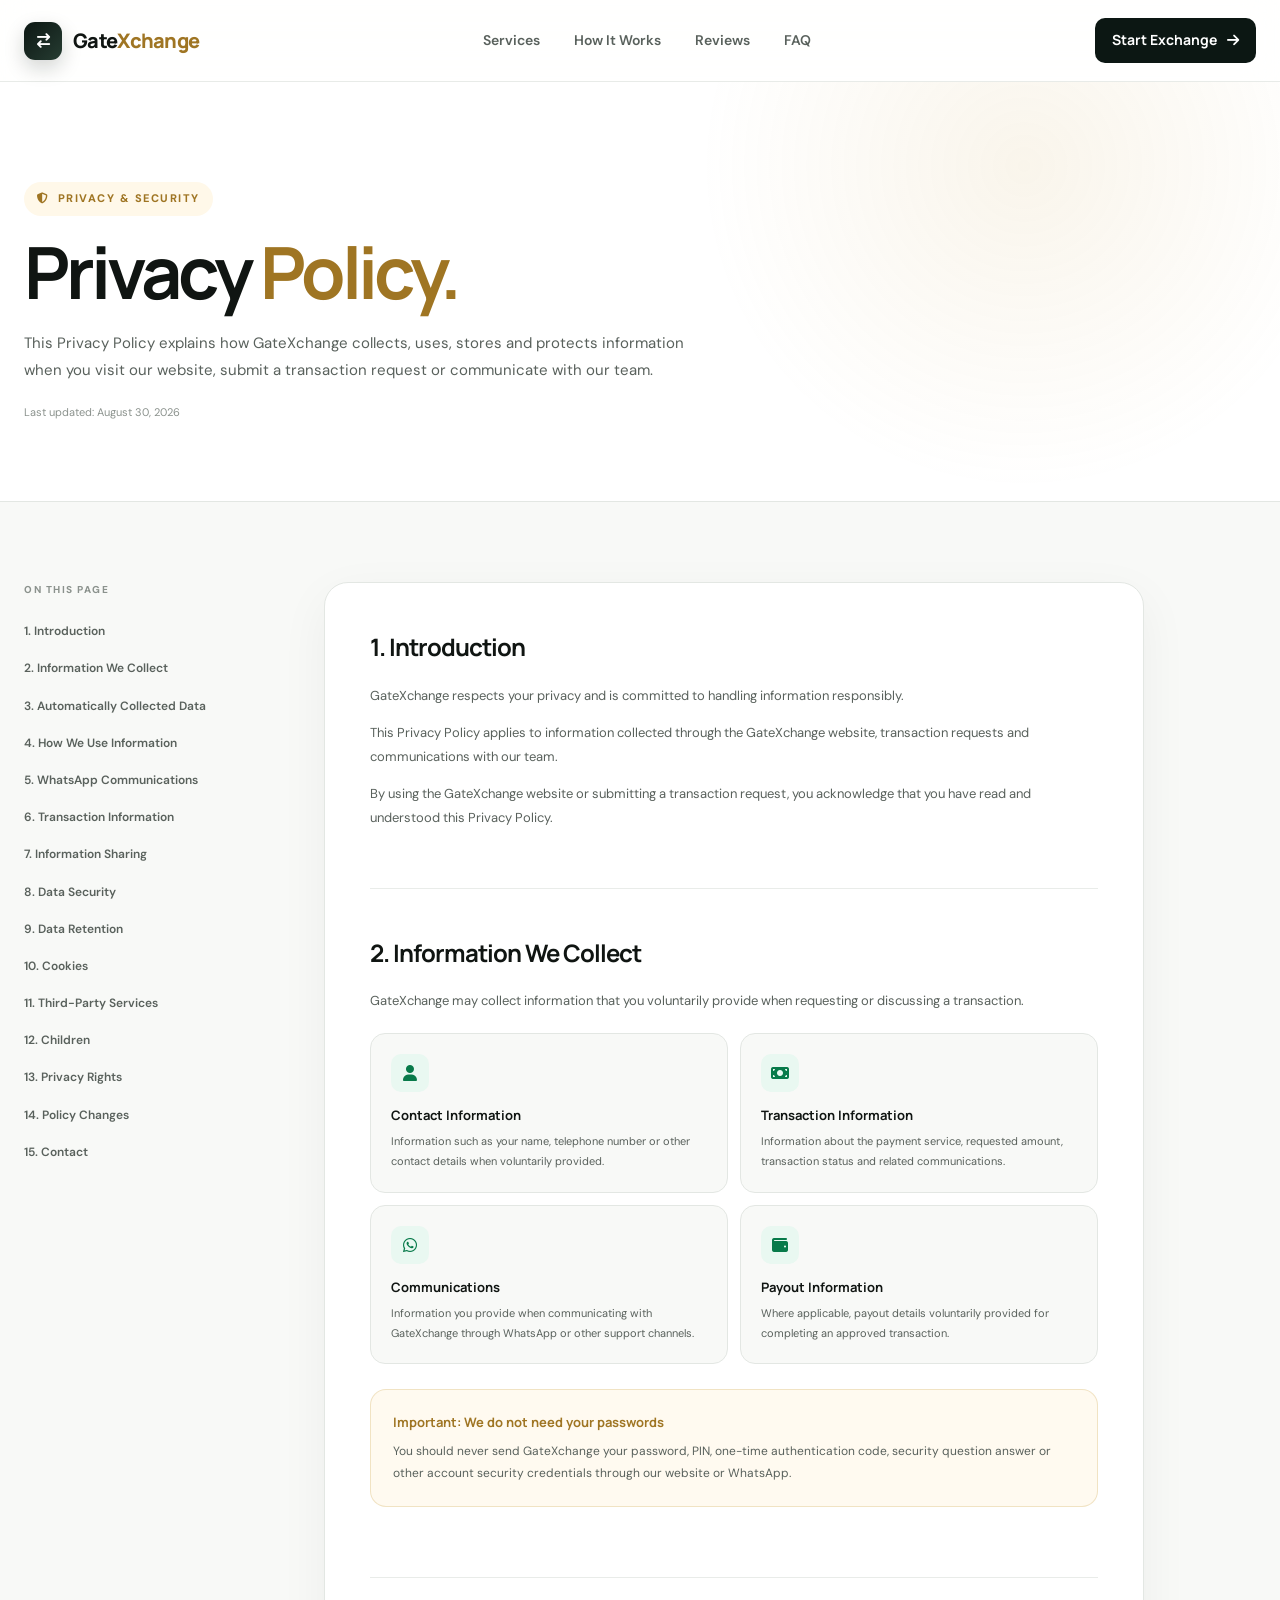
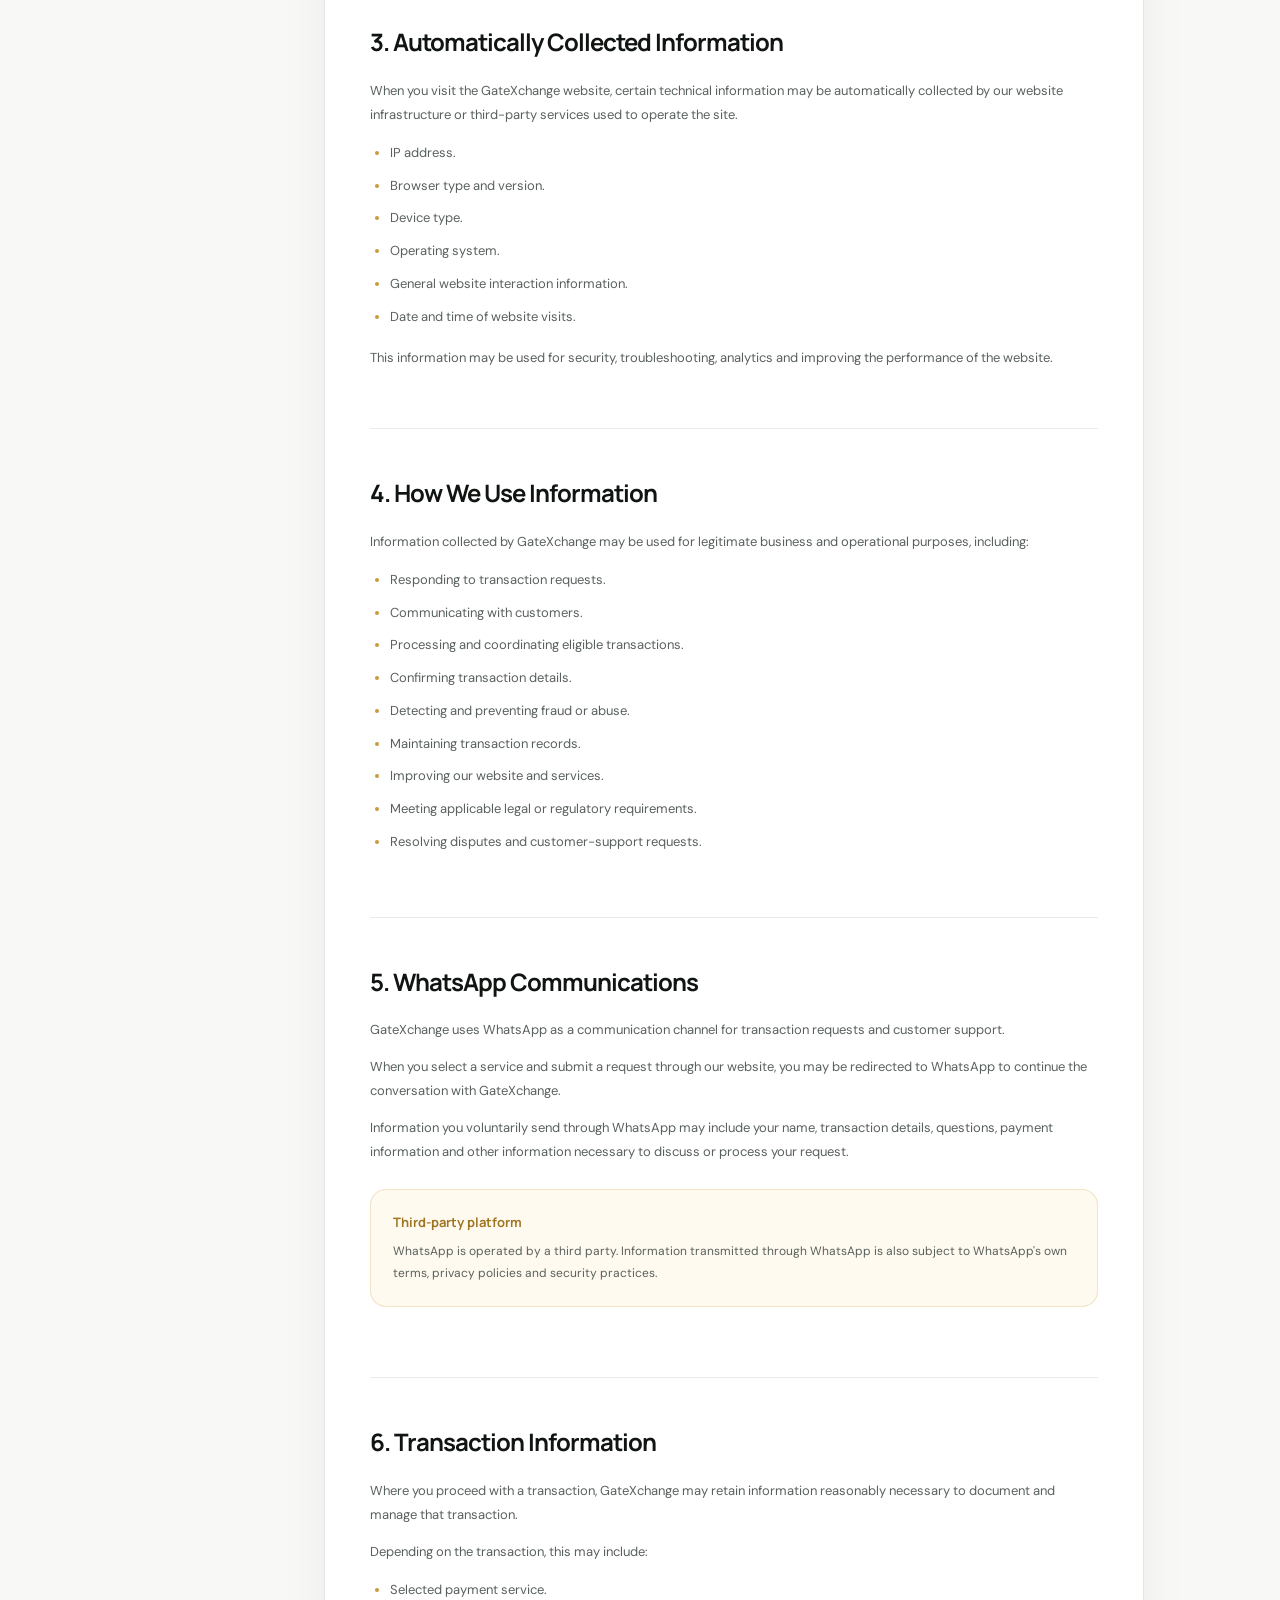
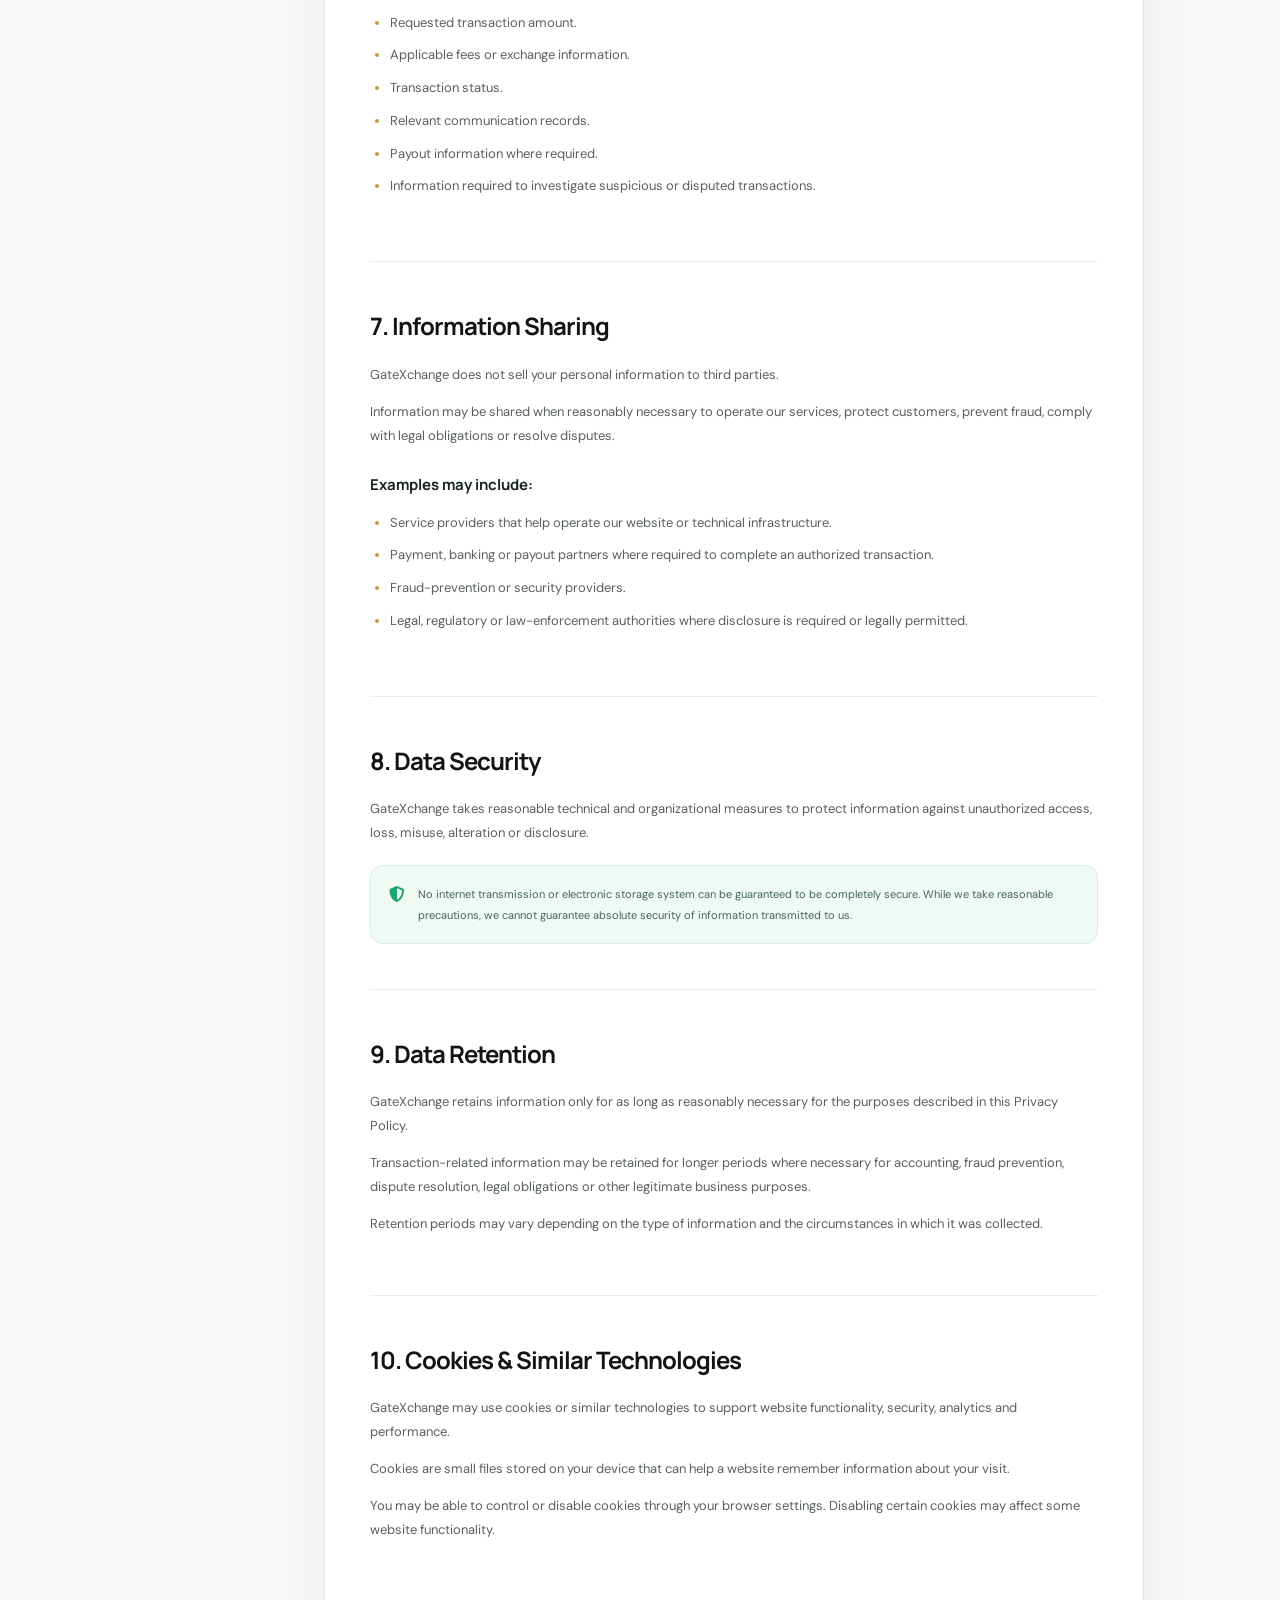
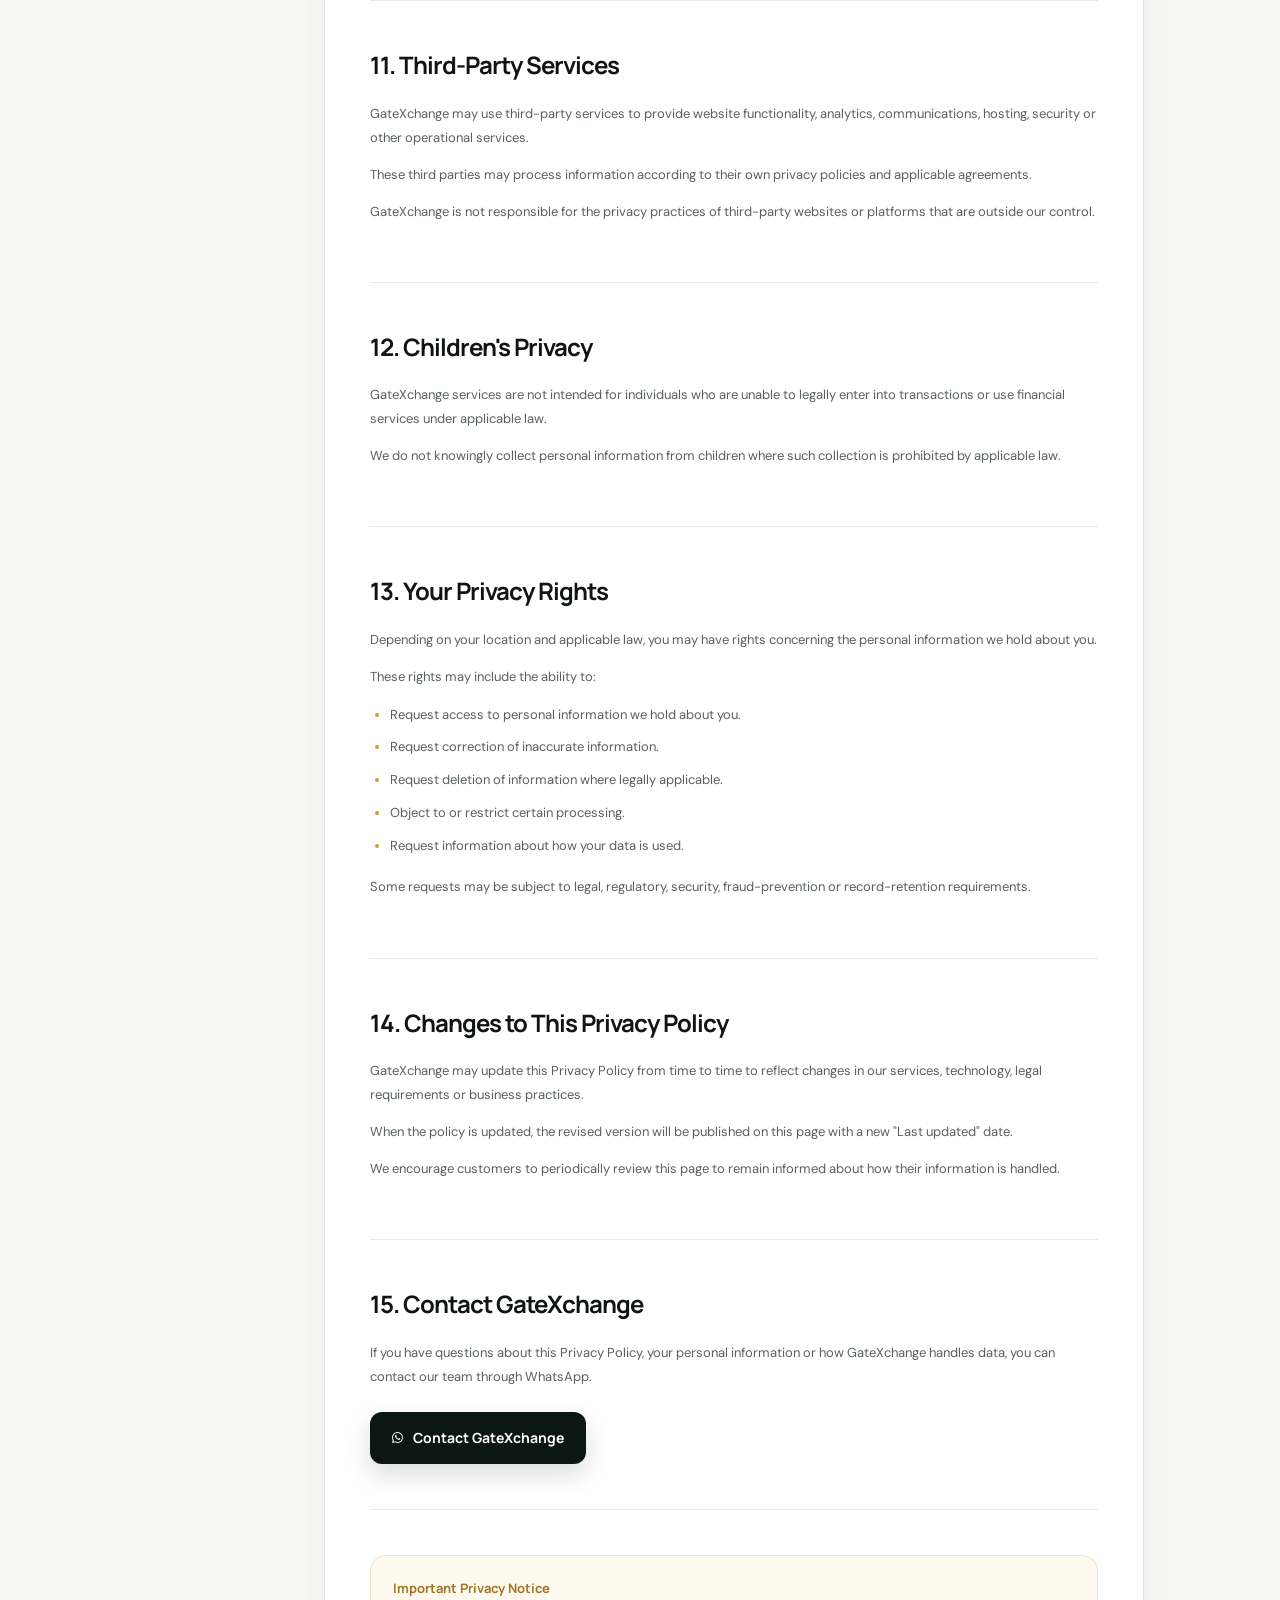
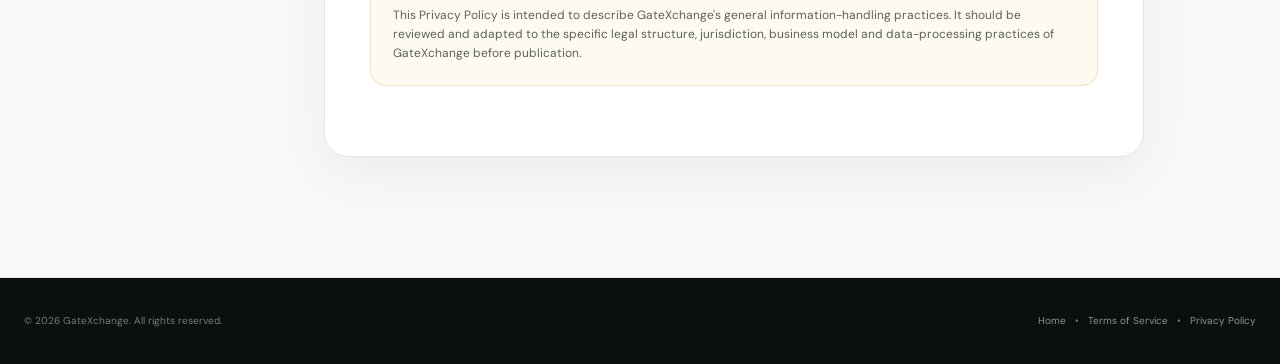
<file: privacy.html>
<!DOCTYPE html>
<html lang="en">

<head>
    <meta charset="UTF-8">

    <meta name="viewport"
        content="width=device-width, initial-scale=1.0">

    <title>Privacy Policy — GateXchange</title>

    <meta name="description"
        content="Read the GateXchange Privacy Policy to understand how information is collected, used, protected and handled when you use our website and services.">

    <link rel="preconnect"
        href="https://fonts.googleapis.com">

    <link rel="preconnect"
        href="https://fonts.gstatic.com"
        crossorigin>

    <link
        href="https://fonts.googleapis.com/css2?family=DM+Sans:wght@400;500;600;700&family=Manrope:wght@500;600;700;800&display=swap"
        rel="stylesheet">

    <link
        rel="stylesheet"
        href="https://cdnjs.cloudflare.com/ajax/libs/font-awesome/6.5.2/css/all.min.css">

    <link rel="stylesheet" href="css/style.css">

    <style>

        /* =====================================================
           PRIVACY PAGE
        ===================================================== */

        .privacy-page {
            background: #f8f9f7;
            padding-top: 82px;
        }

        .privacy-hero {
            position: relative;
            overflow: hidden;

            padding: 100px 0 80px;

            background:
                radial-gradient(
                    circle at 80% 20%,
                    rgba(200, 155, 60, 0.10),
                    transparent 30%
                ),
                #ffffff;

            border-bottom: 1px solid #e3e7e3;
        }

        .privacy-hero-content {
            max-width: 820px;
        }

        .privacy-eyebrow {
            display: inline-flex;
            align-items: center;
            gap: 8px;

            padding: 8px 13px;

            margin-bottom: 20px;

            border-radius: 50px;

            color: #9f7523;
            background: #fff8e9;

            font-size: 11px;
            font-weight: 800;

            letter-spacing: 1.5px;
            text-transform: uppercase;
        }

        .privacy-hero h1 {
            font-family: "Manrope", sans-serif;

            font-size: clamp(42px, 6vw, 72px);

            line-height: 1;

            letter-spacing: -4px;

            color: #101512;
        }

        .privacy-hero h1 span {
            color: #9f7523;
        }

        .privacy-hero p {
            max-width: 700px;

            margin-top: 22px;

            color: #59615c;

            font-size: 15px;
            line-height: 1.8;
        }

        .privacy-date {
            margin-top: 20px;

            color: #8b928d;

            font-size: 11px;
        }


        /* =====================================================
           LAYOUT
        ===================================================== */

        .privacy-wrapper {
            display: grid;

            grid-template-columns: 240px 1fr;

            gap: 60px;

            padding: 80px 0 120px;
        }


        /* =====================================================
           SIDEBAR
        ===================================================== */

        .privacy-sidebar {
            position: sticky;

            top: 105px;

            align-self: start;
        }

        .privacy-sidebar-title {
            margin-bottom: 15px;

            color: #8b928d;

            font-size: 10px;
            font-weight: 800;

            letter-spacing: 1.5px;
            text-transform: uppercase;
        }

        .privacy-sidebar a {
            display: block;

            padding: 9px 0;

            color: #59615c;

            font-size: 12px;
            font-weight: 600;

            transition:
                color 0.2s ease,
                transform 0.2s ease;
        }

        .privacy-sidebar a:hover {
            color: #9f7523;
            transform: translateX(3px);
        }


        /* =====================================================
           CONTENT
        ===================================================== */

        .privacy-content {
            max-width: 820px;

            padding: 45px;

            border: 1px solid #e3e7e3;

            border-radius: 24px;

            background: #ffffff;

            box-shadow:
                0 15px 50px rgba(12, 23, 19, 0.05);
        }

        .privacy-section {
            scroll-margin-top: 110px;

            padding-bottom: 45px;

            margin-bottom: 45px;

            border-bottom: 1px solid #e9ece9;
        }

        .privacy-section:last-child {
            padding-bottom: 0;
            margin-bottom: 0;

            border-bottom: 0;
        }

        .privacy-section h2 {
            margin-bottom: 17px;

            font-family: "Manrope", sans-serif;

            color: #101512;

            font-size: 24px;

            letter-spacing: -1px;
        }

        .privacy-section h3 {
            margin-top: 25px;
            margin-bottom: 9px;

            font-family: "Manrope", sans-serif;

            color: #18251f;

            font-size: 15px;
        }

        .privacy-section p {
            margin-bottom: 13px;

            color: #59615c;

            font-size: 13px;
            line-height: 1.85;
        }

        .privacy-section ul {
            margin: 15px 0 18px;

            padding-left: 20px;
        }

        .privacy-section li {
            margin-bottom: 10px;

            color: #59615c;

            font-size: 13px;

            line-height: 1.75;
        }

        .privacy-section li::marker {
            color: #c89b3c;
        }


        /* =====================================================
           INFORMATION BOX
        ===================================================== */

        .privacy-info-box {
            margin: 25px 0;

            padding: 22px;

            border: 1px solid rgba(200, 155, 60, 0.25);

            border-radius: 16px;

            background: #fffaf0;
        }

        .privacy-info-box strong {
            display: block;

            margin-bottom: 7px;

            color: #9f7523;

            font-family: "Manrope", sans-serif;

            font-size: 13px;
        }

        .privacy-info-box p {
            margin: 0;

            color: #59615c;

            font-size: 12px;
        }


        /* =====================================================
           DATA CARDS
        ===================================================== */

        .privacy-grid {
            display: grid;

            grid-template-columns: repeat(2, 1fr);

            gap: 12px;

            margin-top: 20px;
        }

        .privacy-card {
            padding: 20px;

            border: 1px solid #e3e7e3;

            border-radius: 15px;

            background: #f8f9f7;
        }

        .privacy-card-icon {
            width: 38px;
            height: 38px;

            display: grid;
            place-items: center;

            margin-bottom: 13px;

            border-radius: 10px;

            color: #087a4a;
            background: #e9f8f1;
        }

        .privacy-card h4 {
            margin-bottom: 5px;

            color: #101512;

            font-family: "Manrope", sans-serif;

            font-size: 13px;
        }

        .privacy-card p {
            margin: 0;

            font-size: 11px;
        }


        /* =====================================================
           SECURITY BOX
        ===================================================== */

        .privacy-security {
            display: flex;
            align-items: flex-start;
            gap: 13px;

            margin-top: 20px;

            padding: 18px;

            border: 1px solid #d8ebe2;

            border-radius: 13px;

            background: #f0faf5;
        }

        .privacy-security i {
            margin-top: 2px;

            color: #18a66a;
        }

        .privacy-security p {
            margin: 0;

            color: #456457;

            font-size: 11px;
        }


        /* =====================================================
           FOOTER
        ===================================================== */

        .privacy-footer {
            padding: 35px 0;

            border-top: 1px solid #e3e7e3;

            background: #09100d;

            color: rgba(255, 255, 255, 0.45);

            font-size: 10px;
        }

        .privacy-footer-inner {
            display: flex;
            align-items: center;
            justify-content: space-between;

            gap: 20px;
        }

        .privacy-footer a {
            color: rgba(255, 255, 255, 0.55);
        }

        .privacy-footer a:hover {
            color: #e5c477;
        }


        /* =====================================================
           RESPONSIVE
        ===================================================== */

        @media (max-width: 850px) {

            .privacy-wrapper {
                grid-template-columns: 1fr;

                gap: 30px;
            }

            .privacy-sidebar {
                display: none;
            }

            .privacy-content {
                padding: 28px 22px;
            }

            .privacy-grid {
                grid-template-columns: 1fr;
            }

        }


        @media (max-width: 600px) {

            .privacy-page {
                padding-top: 70px;
            }

            .privacy-hero {
                padding: 70px 0 55px;
            }

            .privacy-hero h1 {
                font-size: 45px;

                letter-spacing: -2.5px;
            }

            .privacy-hero p {
                font-size: 13px;
            }

            .privacy-wrapper {
                padding: 45px 0 80px;
            }

            .privacy-section h2 {
                font-size: 21px;
            }

            .privacy-footer-inner {
                flex-direction: column;
                align-items: flex-start;
            }

        }

    </style>
</head>


<body>


    <!-- =====================================================
         HEADER
    ====================================================== -->

    <header class="navbar">

        <div class="container nav-container">

            <a href="index.html" class="logo">

                <span class="logo-mark">
                    <i class="fa-solid fa-arrow-right-arrow-left"></i>
                </span>

                <span class="logo-text">
                    Gate<span>Xchange</span>
                </span>

            </a>


            <nav class="nav-links">

                <a href="index.html#services">
                    Services
                </a>

                <a href="index.html#how-it-works">
                    How It Works
                </a>

                <a href="index.html#reviews">
                    Reviews
                </a>

                <a href="index.html#faq">
                    FAQ
                </a>

            </nav>


            <a
                href="index.html#services"
                class="nav-button">

                Start Exchange

                <i class="fa-solid fa-arrow-right"></i>

            </a>


            <button
                class="mobile-menu-btn"
                aria-label="Open menu">

                <i class="fa-solid fa-bars"></i>

            </button>

        </div>

    </header>


    <!-- =====================================================
         PAGE
    ====================================================== -->

    <main class="privacy-page">


        <!-- =================================================
             HERO
        ================================================== -->

        <section class="privacy-hero">

            <div class="container">

                <div class="privacy-hero-content">

                    <div class="privacy-eyebrow">

                        <i class="fa-solid fa-shield-halved"></i>

                        Privacy &amp; Security

                    </div>


                    <h1>
                        Privacy
                        <span>Policy.</span>
                    </h1>


                    <p>
                        This Privacy Policy explains how GateXchange
                        collects, uses, stores and protects information
                        when you visit our website, submit a transaction
                        request or communicate with our team.
                    </p>


                    <div class="privacy-date">

                        Last updated: August 30, 2026

                    </div>

                </div>

            </div>

        </section>


        <!-- =================================================
             CONTENT
        ================================================== -->

        <div class="container">

            <div class="privacy-wrapper">


                <!-- =========================================
                     SIDEBAR
                ========================================== -->

                <aside class="privacy-sidebar">

                    <div class="privacy-sidebar-title">
                        On this page
                    </div>

                    <a href="#introduction">
                        1. Introduction
                    </a>

                    <a href="#information">
                        2. Information We Collect
                    </a>

                    <a href="#automatic">
                        3. Automatically Collected Data
                    </a>

                    <a href="#usage">
                        4. How We Use Information
                    </a>

                    <a href="#whatsapp">
                        5. WhatsApp Communications
                    </a>

                    <a href="#transactions">
                        6. Transaction Information
                    </a>

                    <a href="#sharing">
                        7. Information Sharing
                    </a>

                    <a href="#security">
                        8. Data Security
                    </a>

                    <a href="#retention">
                        9. Data Retention
                    </a>

                    <a href="#cookies">
                        10. Cookies
                    </a>

                    <a href="#third-party">
                        11. Third-Party Services
                    </a>

                    <a href="#children">
                        12. Children
                    </a>

                    <a href="#rights">
                        13. Privacy Rights
                    </a>

                    <a href="#changes">
                        14. Policy Changes
                    </a>

                    <a href="#contact">
                        15. Contact
                    </a>

                </aside>


                <!-- =========================================
                     PRIVACY CONTENT
                ========================================== -->

                <article class="privacy-content">


                    <!-- =====================================
                         1
                    ====================================== -->

                    <section
                        class="privacy-section"
                        id="introduction">

                        <h2>
                            1. Introduction
                        </h2>

                        <p>
                            GateXchange respects your privacy and is
                            committed to handling information responsibly.
                        </p>

                        <p>
                            This Privacy Policy applies to information
                            collected through the GateXchange website,
                            transaction requests and communications with
                            our team.
                        </p>

                        <p>
                            By using the GateXchange website or submitting
                            a transaction request, you acknowledge that
                            you have read and understood this Privacy Policy.
                        </p>

                    </section>


                    <!-- =====================================
                         2
                    ====================================== -->

                    <section
                        class="privacy-section"
                        id="information">

                        <h2>
                            2. Information We Collect
                        </h2>

                        <p>
                            GateXchange may collect information that you
                            voluntarily provide when requesting or discussing
                            a transaction.
                        </p>


                        <div class="privacy-grid">

                            <div class="privacy-card">

                                <div class="privacy-card-icon">
                                    <i class="fa-solid fa-user"></i>
                                </div>

                                <h4>
                                    Contact Information
                                </h4>

                                <p>
                                    Information such as your name,
                                    telephone number or other contact
                                    details when voluntarily provided.
                                </p>

                            </div>


                            <div class="privacy-card">

                                <div class="privacy-card-icon">
                                    <i class="fa-solid fa-money-bill"></i>
                                </div>

                                <h4>
                                    Transaction Information
                                </h4>

                                <p>
                                    Information about the payment service,
                                    requested amount, transaction status
                                    and related communications.
                                </p>

                            </div>


                            <div class="privacy-card">

                                <div class="privacy-card-icon">
                                    <i class="fa-brands fa-whatsapp"></i>
                                </div>

                                <h4>
                                    Communications
                                </h4>

                                <p>
                                    Information you provide when
                                    communicating with GateXchange through
                                    WhatsApp or other support channels.
                                </p>

                            </div>


                            <div class="privacy-card">

                                <div class="privacy-card-icon">
                                    <i class="fa-solid fa-wallet"></i>
                                </div>

                                <h4>
                                    Payout Information
                                </h4>

                                <p>
                                    Where applicable, payout details
                                    voluntarily provided for completing
                                    an approved transaction.
                                </p>

                            </div>

                        </div>


                        <div class="privacy-info-box">

                            <strong>
                                Important: We do not need your passwords
                            </strong>

                            <p>
                                You should never send GateXchange your
                                password, PIN, one-time authentication code,
                                security question answer or other account
                                security credentials through our website
                                or WhatsApp.
                            </p>

                        </div>

                    </section>


                    <!-- =====================================
                         3
                    ====================================== -->

                    <section
                        class="privacy-section"
                        id="automatic">

                        <h2>
                            3. Automatically Collected Information
                        </h2>

                        <p>
                            When you visit the GateXchange website, certain
                            technical information may be automatically
                            collected by our website infrastructure or
                            third-party services used to operate the site.
                        </p>

                        <ul>

                            <li>
                                IP address.
                            </li>

                            <li>
                                Browser type and version.
                            </li>

                            <li>
                                Device type.
                            </li>

                            <li>
                                Operating system.
                            </li>

                            <li>
                                General website interaction information.
                            </li>

                            <li>
                                Date and time of website visits.
                            </li>

                        </ul>

                        <p>
                            This information may be used for security,
                            troubleshooting, analytics and improving the
                            performance of the website.
                        </p>

                    </section>


                    <!-- =====================================
                         4
                    ====================================== -->

                    <section
                        class="privacy-section"
                        id="usage">

                        <h2>
                            4. How We Use Information
                        </h2>

                        <p>
                            Information collected by GateXchange may be used
                            for legitimate business and operational purposes,
                            including:
                        </p>

                        <ul>

                            <li>
                                Responding to transaction requests.
                            </li>

                            <li>
                                Communicating with customers.
                            </li>

                            <li>
                                Processing and coordinating eligible
                                transactions.
                            </li>

                            <li>
                                Confirming transaction details.
                            </li>

                            <li>
                                Detecting and preventing fraud or abuse.
                            </li>

                            <li>
                                Maintaining transaction records.
                            </li>

                            <li>
                                Improving our website and services.
                            </li>

                            <li>
                                Meeting applicable legal or regulatory
                                requirements.
                            </li>

                            <li>
                                Resolving disputes and customer-support
                                requests.
                            </li>

                        </ul>

                    </section>


                    <!-- =====================================
                         5
                    ====================================== -->

                    <section
                        class="privacy-section"
                        id="whatsapp">

                        <h2>
                            5. WhatsApp Communications
                        </h2>

                        <p>
                            GateXchange uses WhatsApp as a communication
                            channel for transaction requests and customer
                            support.
                        </p>

                        <p>
                            When you select a service and submit a request
                            through our website, you may be redirected to
                            WhatsApp to continue the conversation with
                            GateXchange.
                        </p>

                        <p>
                            Information you voluntarily send through
                            WhatsApp may include your name, transaction
                            details, questions, payment information and
                            other information necessary to discuss or
                            process your request.
                        </p>

                        <div class="privacy-info-box">

                            <strong>
                                Third-party platform
                            </strong>

                            <p>
                                WhatsApp is operated by a third party.
                                Information transmitted through WhatsApp
                                is also subject to WhatsApp's own terms,
                                privacy policies and security practices.
                            </p>

                        </div>

                    </section>


                    <!-- =====================================
                         6
                    ====================================== -->

                    <section
                        class="privacy-section"
                        id="transactions">

                        <h2>
                            6. Transaction Information
                        </h2>

                        <p>
                            Where you proceed with a transaction, GateXchange
                            may retain information reasonably necessary to
                            document and manage that transaction.
                        </p>

                        <p>
                            Depending on the transaction, this may include:
                        </p>

                        <ul>

                            <li>
                                Selected payment service.
                            </li>

                            <li>
                                Requested transaction amount.
                            </li>

                            <li>
                                Applicable fees or exchange information.
                            </li>

                            <li>
                                Transaction status.
                            </li>

                            <li>
                                Relevant communication records.
                            </li>

                            <li>
                                Payout information where required.
                            </li>

                            <li>
                                Information required to investigate
                                suspicious or disputed transactions.
                            </li>

                        </ul>

                    </section>


                    <!-- =====================================
                         7
                    ====================================== -->

                    <section
                        class="privacy-section"
                        id="sharing">

                        <h2>
                            7. Information Sharing
                        </h2>

                        <p>
                            GateXchange does not sell your personal
                            information to third parties.
                        </p>

                        <p>
                            Information may be shared when reasonably
                            necessary to operate our services, protect
                            customers, prevent fraud, comply with legal
                            obligations or resolve disputes.
                        </p>

                        <h3>
                            Examples may include:
                        </h3>

                        <ul>

                            <li>
                                Service providers that help operate our
                                website or technical infrastructure.
                            </li>

                            <li>
                                Payment, banking or payout partners where
                                required to complete an authorized
                                transaction.
                            </li>

                            <li>
                                Fraud-prevention or security providers.
                            </li>

                            <li>
                                Legal, regulatory or law-enforcement
                                authorities where disclosure is required
                                or legally permitted.
                            </li>

                        </ul>

                    </section>


                    <!-- =====================================
                         8
                    ====================================== -->

                    <section
                        class="privacy-section"
                        id="security">

                        <h2>
                            8. Data Security
                        </h2>

                        <p>
                            GateXchange takes reasonable technical and
                            organizational measures to protect information
                            against unauthorized access, loss, misuse,
                            alteration or disclosure.
                        </p>

                        <div class="privacy-security">

                            <i class="fa-solid fa-shield-halved"></i>

                            <p>
                                No internet transmission or electronic
                                storage system can be guaranteed to be
                                completely secure. While we take reasonable
                                precautions, we cannot guarantee absolute
                                security of information transmitted to us.
                            </p>

                        </div>

                    </section>


                    <!-- =====================================
                         9
                    ====================================== -->

                    <section
                        class="privacy-section"
                        id="retention">

                        <h2>
                            9. Data Retention
                        </h2>

                        <p>
                            GateXchange retains information only for as long
                            as reasonably necessary for the purposes
                            described in this Privacy Policy.
                        </p>

                        <p>
                            Transaction-related information may be retained
                            for longer periods where necessary for accounting,
                            fraud prevention, dispute resolution, legal
                            obligations or other legitimate business
                            purposes.
                        </p>

                        <p>
                            Retention periods may vary depending on the type
                            of information and the circumstances in which
                            it was collected.
                        </p>

                    </section>


                    <!-- =====================================
                         10
                    ====================================== -->

                    <section
                        class="privacy-section"
                        id="cookies">

                        <h2>
                            10. Cookies &amp; Similar Technologies
                        </h2>

                        <p>
                            GateXchange may use cookies or similar
                            technologies to support website functionality,
                            security, analytics and performance.
                        </p>

                        <p>
                            Cookies are small files stored on your device
                            that can help a website remember information
                            about your visit.
                        </p>

                        <p>
                            You may be able to control or disable cookies
                            through your browser settings. Disabling certain
                            cookies may affect some website functionality.
                        </p>

                    </section>


                    <!-- =====================================
                         11
                    ====================================== -->

                    <section
                        class="privacy-section"
                        id="third-party">

                        <h2>
                            11. Third-Party Services
                        </h2>

                        <p>
                            GateXchange may use third-party services to
                            provide website functionality, analytics,
                            communications, hosting, security or other
                            operational services.
                        </p>

                        <p>
                            These third parties may process information
                            according to their own privacy policies and
                            applicable agreements.
                        </p>

                        <p>
                            GateXchange is not responsible for the privacy
                            practices of third-party websites or platforms
                            that are outside our control.
                        </p>

                    </section>


                    <!-- =====================================
                         12
                    ====================================== -->

                    <section
                        class="privacy-section"
                        id="children">

                        <h2>
                            12. Children's Privacy
                        </h2>

                        <p>
                            GateXchange services are not intended for
                            individuals who are unable to legally enter
                            into transactions or use financial services
                            under applicable law.
                        </p>

                        <p>
                            We do not knowingly collect personal information
                            from children where such collection is prohibited
                            by applicable law.
                        </p>

                    </section>


                    <!-- =====================================
                         13
                    ====================================== -->

                    <section
                        class="privacy-section"
                        id="rights">

                        <h2>
                            13. Your Privacy Rights
                        </h2>

                        <p>
                            Depending on your location and applicable law,
                            you may have rights concerning the personal
                            information we hold about you.
                        </p>

                        <p>
                            These rights may include the ability to:
                        </p>

                        <ul>

                            <li>
                                Request access to personal information
                                we hold about you.
                            </li>

                            <li>
                                Request correction of inaccurate information.
                            </li>

                            <li>
                                Request deletion of information where
                                legally applicable.
                            </li>

                            <li>
                                Object to or restrict certain processing.
                            </li>

                            <li>
                                Request information about how your data
                                is used.
                            </li>

                        </ul>

                        <p>
                            Some requests may be subject to legal,
                            regulatory, security, fraud-prevention or
                            record-retention requirements.
                        </p>

                    </section>


                    <!-- =====================================
                         14
                    ====================================== -->

                    <section
                        class="privacy-section"
                        id="changes">

                        <h2>
                            14. Changes to This Privacy Policy
                        </h2>

                        <p>
                            GateXchange may update this Privacy Policy
                            from time to time to reflect changes in our
                            services, technology, legal requirements or
                            business practices.
                        </p>

                        <p>
                            When the policy is updated, the revised version
                            will be published on this page with a new
                            "Last updated" date.
                        </p>

                        <p>
                            We encourage customers to periodically review
                            this page to remain informed about how their
                            information is handled.
                        </p>

                    </section>


                    <!-- =====================================
                         15
                    ====================================== -->

                    <section
                        class="privacy-section"
                        id="contact">

                        <h2>
                            15. Contact GateXchange
                        </h2>

                        <p>
                            If you have questions about this Privacy Policy,
                            your personal information or how GateXchange
                            handles data, you can contact our team through
                            WhatsApp.
                        </p>

                        <a
                            href="https://wa.me/15485073822"
                            target="_blank"
                            rel="noopener"
                            class="primary-button"
                            style="margin-top:10px;">

                            <i class="fa-brands fa-whatsapp"></i>

                            Contact GateXchange

                        </a>

                    </section>


                    <!-- =====================================
                         FINAL NOTICE
                    ====================================== -->

                    <div class="privacy-info-box">

                        <strong>
                            Important Privacy Notice
                        </strong>

                        <p>
                            This Privacy Policy is intended to describe
                            GateXchange's general information-handling
                            practices. It should be reviewed and adapted
                            to the specific legal structure, jurisdiction,
                            business model and data-processing practices
                            of GateXchange before publication.
                        </p>

                    </div>

                </article>

            </div>

        </div>

    </main>


    <!-- =====================================================
         FOOTER
    ====================================================== -->

    <footer class="privacy-footer">

        <div class="container privacy-footer-inner">

            <span>
                © 2026 GateXchange. All rights reserved.
            </span>

            <div>

                <a href="index.html">
                    Home
                </a>

                &nbsp;&nbsp;•&nbsp;&nbsp;

                <a href="tos.html">
                    Terms of Service
                </a>

                &nbsp;&nbsp;•&nbsp;&nbsp;

                <a href="privacy.html">
                    Privacy Policy
                </a>

            </div>

        </div>

    </footer>


    <!-- =====================================================
         MOBILE MENU
         Redirect back to main site
    ====================================================== -->

    <script>

        const mobileBtn =
            document.querySelector(".mobile-menu-btn");

        mobileBtn?.addEventListener("click", () => {

            window.location.href =
                "index.html";

        });


        /* Smooth sidebar navigation */

        document
            .querySelectorAll(".privacy-sidebar a")
            .forEach(link => {

                link.addEventListener("click", function (event) {

                    const target =
                        document.querySelector(
                            this.getAttribute("href")
                        );

                    if (!target) return;

                    event.preventDefault();

                    target.scrollIntoView({
                        behavior: "smooth",
                        block: "start"
                    });

                });

            });

    </script>

</body>

</html>
</file>
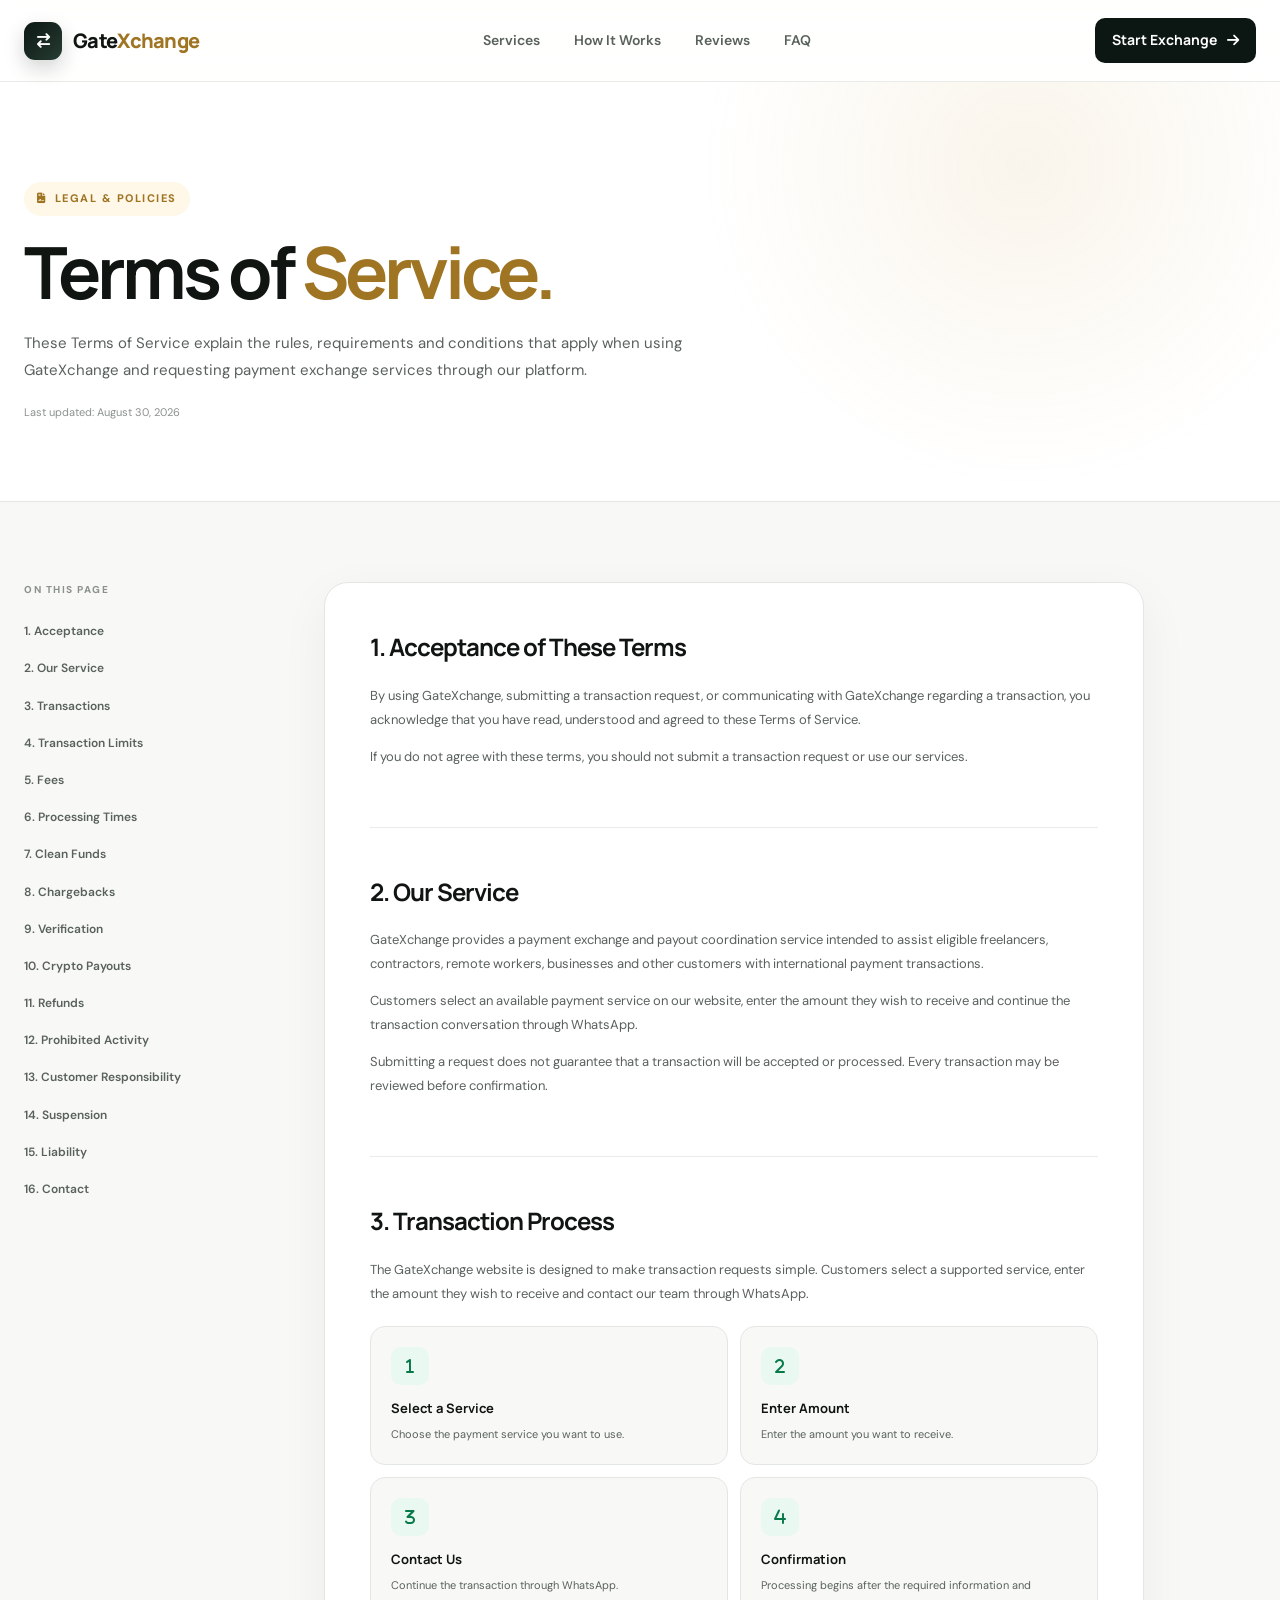
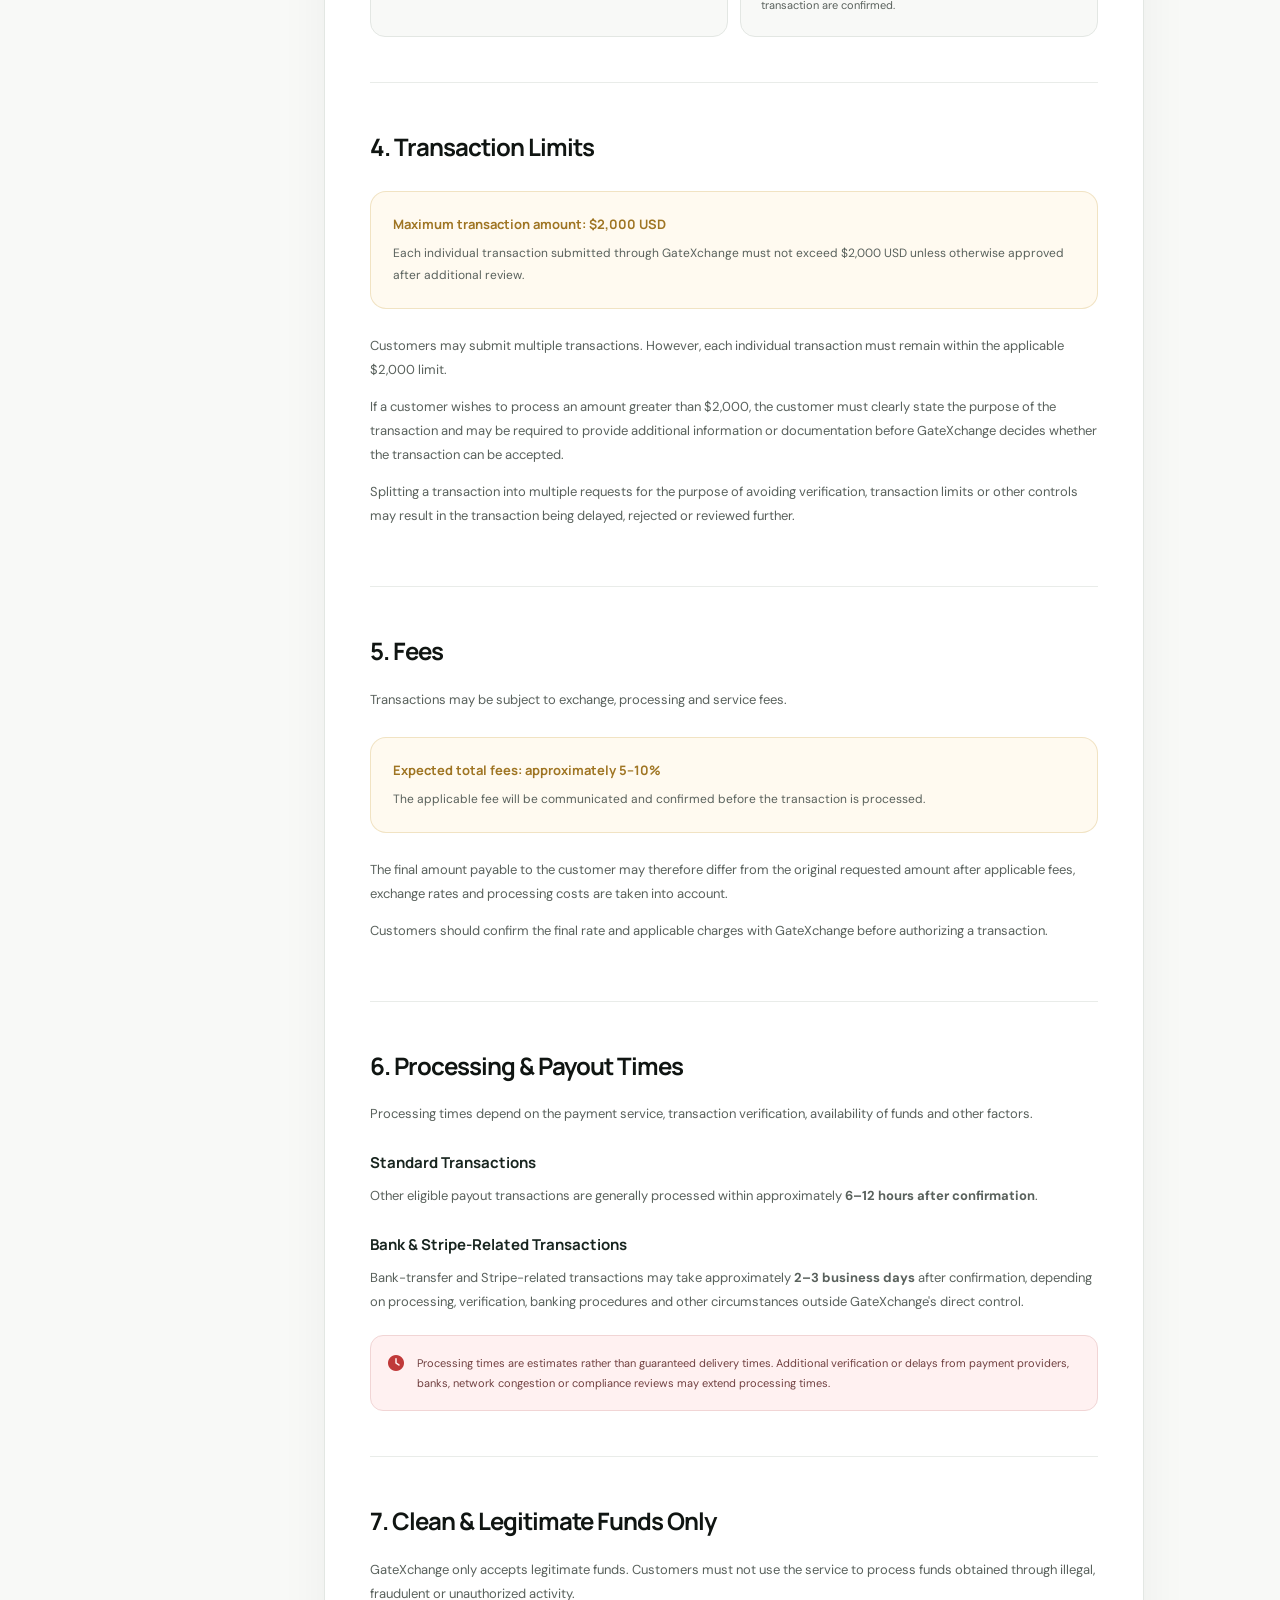
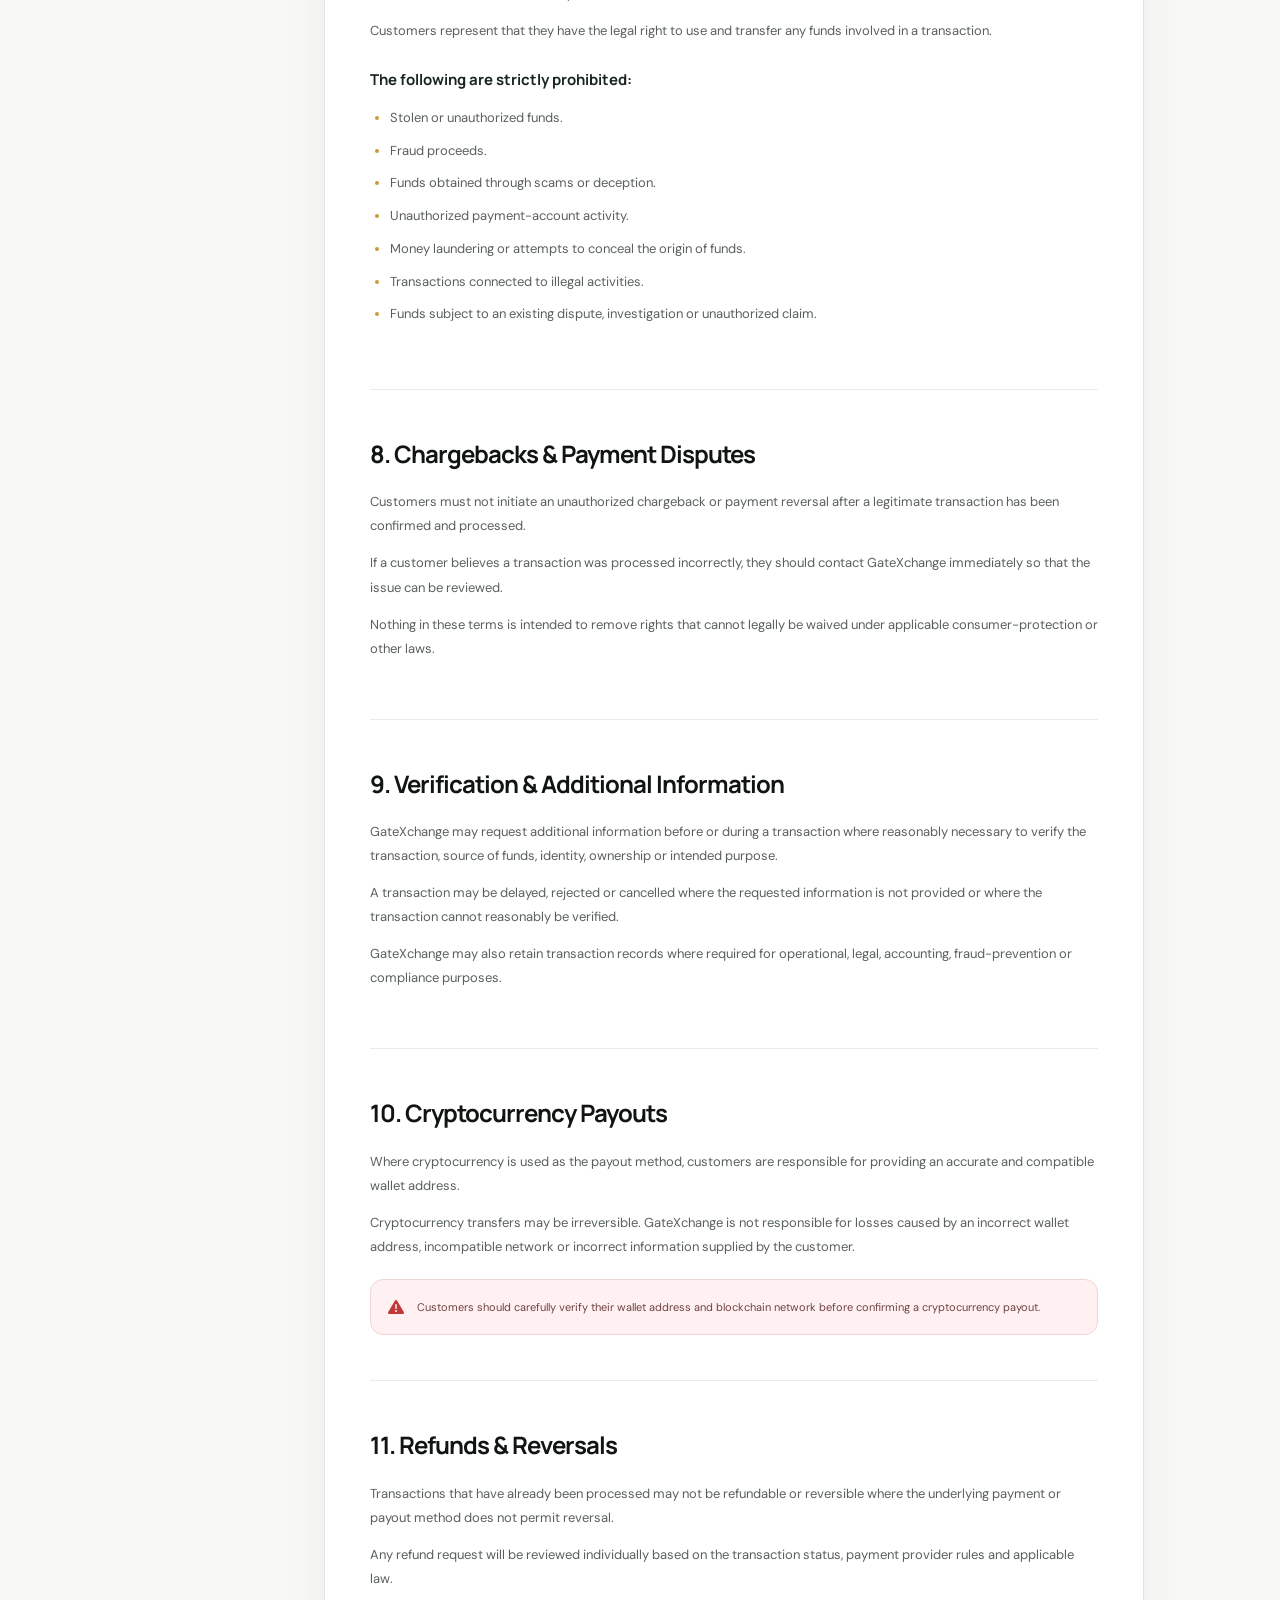
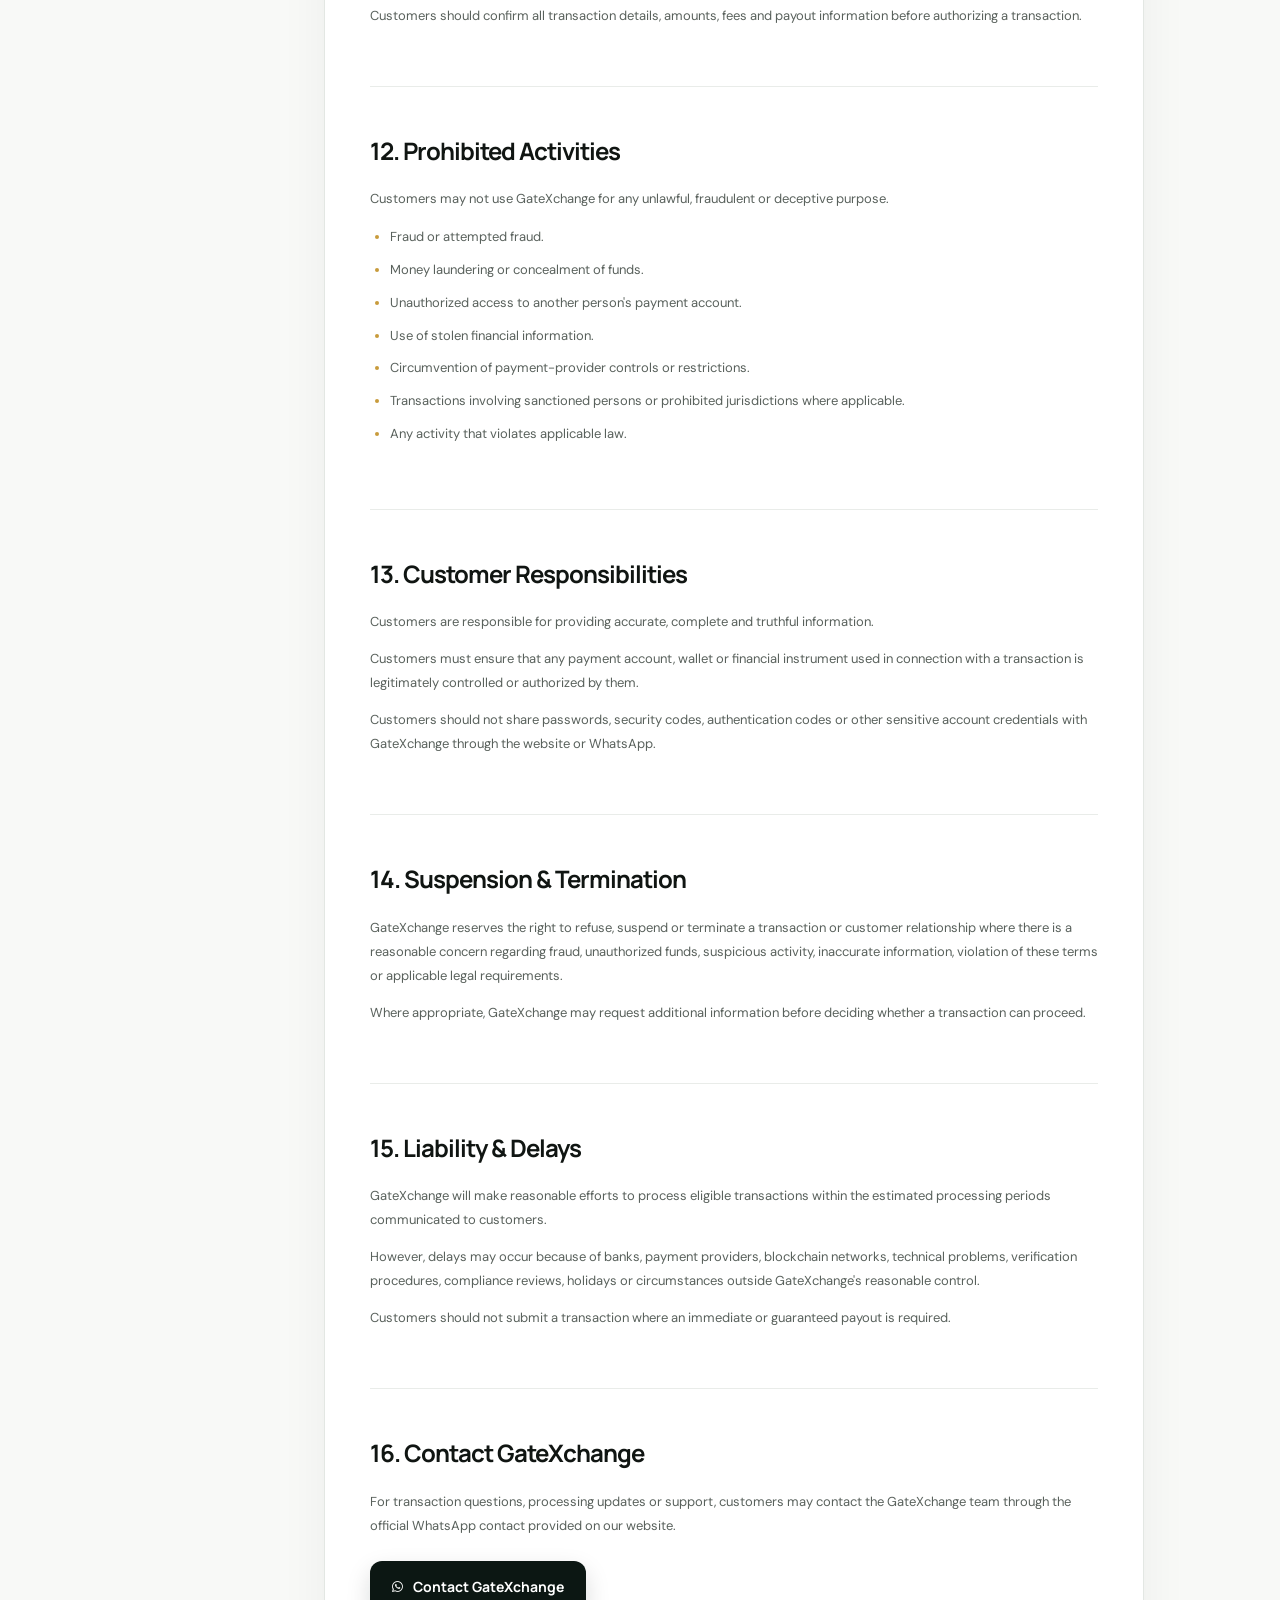
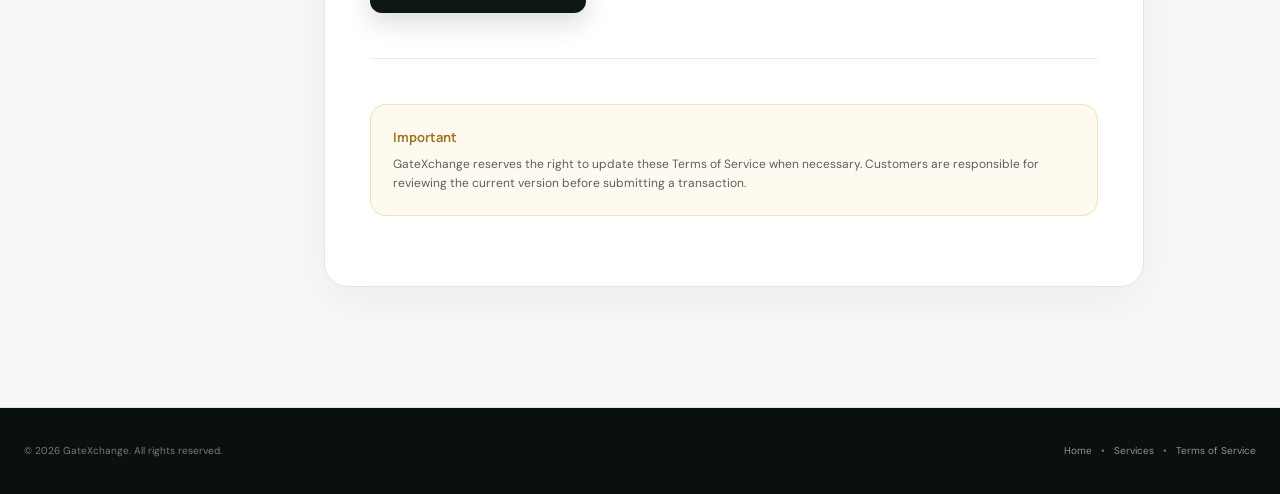
<file: tos-temp.html>
<!DOCTYPE html>
<html lang="en">

<head>
    <meta charset="UTF-8">

    <meta name="viewport"
        content="width=device-width, initial-scale=1.0">

    <title>Terms of Service — GateXchange</title>

    <meta name="description"
        content="Read the GateXchange Terms of Service, transaction limits, fees, processing times, prohibited transactions and customer responsibilities.">

    <link rel="preconnect"
        href="https://fonts.googleapis.com">

    <link rel="preconnect"
        href="https://fonts.gstatic.com"
        crossorigin>

    <link
        href="https://fonts.googleapis.com/css2?family=DM+Sans:wght@400;500;600;700&family=Manrope:wght@500;600;700;800&display=swap"
        rel="stylesheet">

    <link
        rel="stylesheet"
        href="https://cdnjs.cloudflare.com/ajax/libs/font-awesome/6.5.2/css/all.min.css">

    <link rel="stylesheet" href="css/style.css">

    <style>

        /* =====================================================
           TERMS PAGE
        ===================================================== */

        .terms-page {
            background: #f8f9f7;
            padding-top: 82px;
        }

        .terms-hero {
            position: relative;
            overflow: hidden;

            padding: 100px 0 80px;

            background:
                radial-gradient(
                    circle at 80% 20%,
                    rgba(200, 155, 60, 0.10),
                    transparent 30%
                ),
                #ffffff;

            border-bottom: 1px solid #e3e7e3;
        }

        .terms-hero-content {
            max-width: 820px;
        }

        .terms-eyebrow {
            display: inline-flex;
            align-items: center;
            gap: 8px;

            padding: 8px 13px;

            margin-bottom: 20px;

            border-radius: 50px;

            color: #9f7523;
            background: #fff8e9;

            font-size: 11px;
            font-weight: 800;

            letter-spacing: 1.5px;
            text-transform: uppercase;
        }

        .terms-eyebrow i {
            font-size: 11px;
        }

        .terms-hero h1 {
            font-family: "Manrope", sans-serif;

            font-size: clamp(42px, 6vw, 72px);

            line-height: 1;

            letter-spacing: -4px;

            color: #101512;
        }

        .terms-hero h1 span {
            color: #9f7523;
        }

        .terms-hero p {
            max-width: 700px;

            margin-top: 22px;

            color: #59615c;

            font-size: 15px;
            line-height: 1.8;
        }

        .terms-date {
            margin-top: 20px;

            color: #8b928d;

            font-size: 11px;
        }


        /* =====================================================
           TERMS LAYOUT
        ===================================================== */

        .terms-wrapper {
            display: grid;

            grid-template-columns: 240px 1fr;

            gap: 60px;

            padding: 80px 0 120px;
        }


        /* =====================================================
           SIDEBAR
        ===================================================== */

        .terms-sidebar {
            position: sticky;

            top: 105px;

            align-self: start;
        }

        .terms-sidebar-title {
            margin-bottom: 15px;

            color: #8b928d;

            font-size: 10px;
            font-weight: 800;

            letter-spacing: 1.5px;
            text-transform: uppercase;
        }

        .terms-sidebar a {
            display: block;

            padding: 9px 0;

            color: #59615c;

            font-size: 12px;
            font-weight: 600;

            transition:
                color 0.2s ease,
                transform 0.2s ease;
        }

        .terms-sidebar a:hover {
            color: #9f7523;
            transform: translateX(3px);
        }


        /* =====================================================
           TERMS CONTENT
        ===================================================== */

        .terms-content {
            max-width: 820px;

            padding: 45px;

            border: 1px solid #e3e7e3;

            border-radius: 24px;

            background: #ffffff;

            box-shadow:
                0 15px 50px rgba(12, 23, 19, 0.05);
        }

        .terms-section {
            scroll-margin-top: 110px;

            padding-bottom: 45px;

            margin-bottom: 45px;

            border-bottom: 1px solid #e9ece9;
        }

        .terms-section:last-child {
            padding-bottom: 0;
            margin-bottom: 0;

            border-bottom: 0;
        }

        .terms-section h2 {
            margin-bottom: 17px;

            font-family: "Manrope", sans-serif;

            color: #101512;

            font-size: 24px;

            letter-spacing: -1px;
        }

        .terms-section h3 {
            margin-top: 25px;
            margin-bottom: 9px;

            font-family: "Manrope", sans-serif;

            color: #18251f;

            font-size: 15px;
        }

        .terms-section p {
            margin-bottom: 13px;

            color: #59615c;

            font-size: 13px;
            line-height: 1.85;
        }

        .terms-section ul {
            margin: 15px 0 18px;

            padding-left: 20px;
        }

        .terms-section li {
            margin-bottom: 10px;

            color: #59615c;

            font-size: 13px;
            line-height: 1.75;
        }

        .terms-section li::marker {
            color: #c89b3c;
        }


        /* =====================================================
           IMPORTANT RULE BOX
        ===================================================== */

        .terms-rule-box {
            margin: 25px 0;

            padding: 22px;

            border: 1px solid rgba(200, 155, 60, 0.25);

            border-radius: 16px;

            background: #fffaf0;
        }

        .terms-rule-box strong {
            display: block;

            margin-bottom: 7px;

            color: #9f7523;

            font-family: "Manrope", sans-serif;

            font-size: 13px;
        }

        .terms-rule-box p {
            margin: 0;

            color: #59615c;

            font-size: 12px;
        }


        /* =====================================================
           RULE GRID
        ===================================================== */

        .rule-grid {
            display: grid;

            grid-template-columns: repeat(2, 1fr);

            gap: 12px;

            margin-top: 20px;
        }

        .rule-card {
            padding: 20px;

            border: 1px solid #e3e7e3;

            border-radius: 15px;

            background: #f8f9f7;
        }

        .rule-card-icon {
            width: 38px;
            height: 38px;

            display: grid;
            place-items: center;

            margin-bottom: 13px;

            border-radius: 10px;

            color: #087a4a;
            background: #e9f8f1;
        }

        .rule-card h4 {
            margin-bottom: 5px;

            color: #101512;

            font-family: "Manrope", sans-serif;

            font-size: 13px;
        }

        .rule-card p {
            margin: 0;

            font-size: 11px;
        }


        /* =====================================================
           WARNING
        ===================================================== */

        .terms-warning {
            display: flex;
            align-items: flex-start;
            gap: 13px;

            margin-top: 20px;

            padding: 17px;

            border-radius: 13px;

            background: #fff1f1;

            border: 1px solid #f1d5d5;
        }

        .terms-warning i {
            margin-top: 2px;

            color: #c03939;
        }

        .terms-warning p {
            margin: 0;

            color: #704040;

            font-size: 11px;
        }


        /* =====================================================
           FOOTER
        ===================================================== */

        .terms-footer {
            padding: 35px 0;

            border-top: 1px solid #e3e7e3;

            background: #09100d;

            color: rgba(255, 255, 255, 0.45);

            font-size: 10px;
        }

        .terms-footer-inner {
            display: flex;
            align-items: center;
            justify-content: space-between;
            gap: 20px;
        }

        .terms-footer a {
            color: rgba(255, 255, 255, 0.55);
        }

        .terms-footer a:hover {
            color: #e5c477;
        }


        /* =====================================================
           RESPONSIVE
        ===================================================== */

        @media (max-width: 850px) {

            .terms-wrapper {
                grid-template-columns: 1fr;
                gap: 30px;
            }

            .terms-sidebar {
                position: static;

                display: none;
            }

            .terms-content {
                padding: 28px 22px;
            }

            .rule-grid {
                grid-template-columns: 1fr;
            }

            .terms-footer-inner {
                flex-direction: column;
                align-items: flex-start;
            }

        }

        @media (max-width: 600px) {

            .terms-page {
                padding-top: 70px;
            }

            .terms-hero {
                padding: 70px 0 55px;
            }

            .terms-hero h1 {
                font-size: 45px;
                letter-spacing: -2.5px;
            }

            .terms-hero p {
                font-size: 13px;
            }

            .terms-wrapper {
                padding: 45px 0 80px;
            }

            .terms-section h2 {
                font-size: 21px;
            }

        }

    </style>
</head>


<body>

    <!-- =====================================================
         HEADER
    ====================================================== -->

    <header class="navbar">

        <div class="container nav-container">

            <a href="index.html" class="logo">

                <span class="logo-mark">
                    <i class="fa-solid fa-arrow-right-arrow-left"></i>
                </span>

                <span class="logo-text">
                    Gate<span>Xchange</span>
                </span>

            </a>

            <nav class="nav-links">

                <a href="index.html#services">
                    Services
                </a>

                <a href="index.html#how-it-works">
                    How It Works
                </a>

                <a href="index.html#reviews">
                    Reviews
                </a>

                <a href="index.html#faq">
                    FAQ
                </a>

            </nav>

            <a
                href="index.html#services"
                class="nav-button">

                Start Exchange

                <i class="fa-solid fa-arrow-right"></i>

            </a>

            <button
                class="mobile-menu-btn"
                aria-label="Open menu">

                <i class="fa-solid fa-bars"></i>

            </button>

        </div>

    </header>


    <!-- =====================================================
         PAGE
    ====================================================== -->

    <main class="terms-page">


        <!-- =================================================
             HERO
        ================================================== -->

        <section class="terms-hero">

            <div class="container">

                <div class="terms-hero-content">

                    <div class="terms-eyebrow">

                        <i class="fa-solid fa-file-contract"></i>

                        Legal &amp; Policies

                    </div>

                    <h1>
                        Terms of
                        <span>Service.</span>
                    </h1>

                    <p>
                        These Terms of Service explain the rules,
                        requirements and conditions that apply when
                        using GateXchange and requesting payment
                        exchange services through our platform.
                    </p>

                    <div class="terms-date">
                        Last updated: August 30, 2026
                    </div>

                </div>

            </div>

        </section>


        <!-- =================================================
             CONTENT
        ================================================== -->

        <div class="container">

            <div class="terms-wrapper">


                <!-- =========================================
                     SIDEBAR
                ========================================== -->

                <aside class="terms-sidebar">

                    <div class="terms-sidebar-title">
                        On this page
                    </div>

                    <a href="#acceptance">
                        1. Acceptance
                    </a>

                    <a href="#service">
                        2. Our Service
                    </a>

                    <a href="#transactions">
                        3. Transactions
                    </a>

                    <a href="#limits">
                        4. Transaction Limits
                    </a>

                    <a href="#fees">
                        5. Fees
                    </a>

                    <a href="#processing">
                        6. Processing Times
                    </a>

                    <a href="#clean-funds">
                        7. Clean Funds
                    </a>

                    <a href="#chargebacks">
                        8. Chargebacks
                    </a>

                    <a href="#verification">
                        9. Verification
                    </a>

                    <a href="#crypto">
                        10. Crypto Payouts
                    </a>

                    <a href="#refunds">
                        11. Refunds
                    </a>

                    <a href="#prohibited">
                        12. Prohibited Activity
                    </a>

                    <a href="#responsibility">
                        13. Customer Responsibility
                    </a>

                    <a href="#termination">
                        14. Suspension
                    </a>

                    <a href="#liability">
                        15. Liability
                    </a>

                    <a href="#contact">
                        16. Contact
                    </a>

                </aside>


                <!-- =========================================
                     TERMS CONTENT
                ========================================== -->

                <article class="terms-content">


                    <!-- =====================================
                         1
                    ====================================== -->

                    <section
                        class="terms-section"
                        id="acceptance">

                        <h2>
                            1. Acceptance of These Terms
                        </h2>

                        <p>
                            By using GateXchange, submitting a
                            transaction request, or communicating with
                            GateXchange regarding a transaction, you
                            acknowledge that you have read, understood
                            and agreed to these Terms of Service.
                        </p>

                        <p>
                            If you do not agree with these terms, you
                            should not submit a transaction request or
                            use our services.
                        </p>

                    </section>


                    <!-- =====================================
                         2
                    ====================================== -->

                    <section
                        class="terms-section"
                        id="service">

                        <h2>
                            2. Our Service
                        </h2>

                        <p>
                            GateXchange provides a payment exchange and
                            payout coordination service intended to
                            assist eligible freelancers, contractors,
                            remote workers, businesses and other
                            customers with international payment
                            transactions.
                        </p>

                        <p>
                            Customers select an available payment
                            service on our website, enter the amount
                            they wish to receive and continue the
                            transaction conversation through WhatsApp.
                        </p>

                        <p>
                            Submitting a request does not guarantee that
                            a transaction will be accepted or processed.
                            Every transaction may be reviewed before
                            confirmation.
                        </p>

                    </section>


                    <!-- =====================================
                         3
                    ====================================== -->

                    <section
                        class="terms-section"
                        id="transactions">

                        <h2>
                            3. Transaction Process
                        </h2>

                        <p>
                            The GateXchange website is designed to make
                            transaction requests simple. Customers
                            select a supported service, enter the amount
                            they wish to receive and contact our team
                            through WhatsApp.
                        </p>

                        <div class="rule-grid">

                            <div class="rule-card">

                                <div class="rule-card-icon">
                                    <i class="fa-solid fa-1"></i>
                                </div>

                                <h4>
                                    Select a Service
                                </h4>

                                <p>
                                    Choose the payment service you want
                                    to use.
                                </p>

                            </div>

                            <div class="rule-card">

                                <div class="rule-card-icon">
                                    <i class="fa-solid fa-2"></i>
                                </div>

                                <h4>
                                    Enter Amount
                                </h4>

                                <p>
                                    Enter the amount you want to receive.
                                </p>

                            </div>

                            <div class="rule-card">

                                <div class="rule-card-icon">
                                    <i class="fa-solid fa-3"></i>
                                </div>

                                <h4>
                                    Contact Us
                                </h4>

                                <p>
                                    Continue the transaction through
                                    WhatsApp.
                                </p>

                            </div>

                            <div class="rule-card">

                                <div class="rule-card-icon">
                                    <i class="fa-solid fa-4"></i>
                                </div>

                                <h4>
                                    Confirmation
                                </h4>

                                <p>
                                    Processing begins after the required
                                    information and transaction are
                                    confirmed.
                                </p>

                            </div>

                        </div>

                    </section>


                    <!-- =====================================
                         4
                    ====================================== -->

                    <section
                        class="terms-section"
                        id="limits">

                        <h2>
                            4. Transaction Limits
                        </h2>

                        <div class="terms-rule-box">

                            <strong>
                                Maximum transaction amount: $2,000 USD
                            </strong>

                            <p>
                                Each individual transaction submitted
                                through GateXchange must not exceed
                                $2,000 USD unless otherwise approved
                                after additional review.
                            </p>

                        </div>

                        <p>
                            Customers may submit multiple transactions.
                            However, each individual transaction must
                            remain within the applicable $2,000 limit.
                        </p>

                        <p>
                            If a customer wishes to process an amount
                            greater than $2,000, the customer must
                            clearly state the purpose of the transaction
                            and may be required to provide additional
                            information or documentation before
                            GateXchange decides whether the transaction
                            can be accepted.
                        </p>

                        <p>
                            Splitting a transaction into multiple
                            requests for the purpose of avoiding
                            verification, transaction limits or other
                            controls may result in the transaction being
                            delayed, rejected or reviewed further.
                        </p>

                    </section>


                    <!-- =====================================
                         5
                    ====================================== -->

                    <section
                        class="terms-section"
                        id="fees">

                        <h2>
                            5. Fees
                        </h2>

                        <p>
                            Transactions may be subject to exchange,
                            processing and service fees.
                        </p>

                        <div class="terms-rule-box">

                            <strong>
                                Expected total fees: approximately 5–10%
                            </strong>

                            <p>
                                The applicable fee will be communicated
                                and confirmed before the transaction is
                                processed.
                            </p>

                        </div>

                        <p>
                            The final amount payable to the customer may
                            therefore differ from the original requested
                            amount after applicable fees, exchange rates
                            and processing costs are taken into account.
                        </p>

                        <p>
                            Customers should confirm the final rate and
                            applicable charges with GateXchange before
                            authorizing a transaction.
                        </p>

                    </section>


                    <!-- =====================================
                         6
                    ====================================== -->

                    <section
                        class="terms-section"
                        id="processing">

                        <h2>
                            6. Processing &amp; Payout Times
                        </h2>

                        <p>
                            Processing times depend on the payment
                            service, transaction verification,
                            availability of funds and other factors.
                        </p>

                        <h3>
                            Standard Transactions
                        </h3>

                        <p>
                            Other eligible payout transactions are
                            generally processed within approximately
                            <strong>6–12 hours after confirmation</strong>.
                        </p>

                        <h3>
                            Bank &amp; Stripe-Related Transactions
                        </h3>

                        <p>
                            Bank-transfer and Stripe-related transactions
                            may take approximately
                            <strong>2–3 business days</strong> after
                            confirmation, depending on processing,
                            verification, banking procedures and other
                            circumstances outside GateXchange's direct
                            control.
                        </p>

                        <div class="terms-warning">

                            <i class="fa-solid fa-clock"></i>

                            <p>
                                Processing times are estimates rather
                                than guaranteed delivery times. Additional
                                verification or delays from payment
                                providers, banks, network congestion or
                                compliance reviews may extend processing
                                times.
                            </p>

                        </div>

                    </section>


                    <!-- =====================================
                         7
                    ====================================== -->

                    <section
                        class="terms-section"
                        id="clean-funds">

                        <h2>
                            7. Clean &amp; Legitimate Funds Only
                        </h2>

                        <p>
                            GateXchange only accepts legitimate funds.
                            Customers must not use the service to process
                            funds obtained through illegal, fraudulent or
                            unauthorized activity.
                        </p>

                        <p>
                            Customers represent that they have the legal
                            right to use and transfer any funds involved
                            in a transaction.
                        </p>

                        <h3>
                            The following are strictly prohibited:
                        </h3>

                        <ul>

                            <li>
                                Stolen or unauthorized funds.
                            </li>

                            <li>
                                Fraud proceeds.
                            </li>

                            <li>
                                Funds obtained through scams or deception.
                            </li>

                            <li>
                                Unauthorized payment-account activity.
                            </li>

                            <li>
                                Money laundering or attempts to conceal
                                the origin of funds.
                            </li>

                            <li>
                                Transactions connected to illegal
                                activities.
                            </li>

                            <li>
                                Funds subject to an existing dispute,
                                investigation or unauthorized claim.
                            </li>

                        </ul>

                    </section>


                    <!-- =====================================
                         8
                    ====================================== -->

                    <section
                        class="terms-section"
                        id="chargebacks">

                        <h2>
                            8. Chargebacks &amp; Payment Disputes
                        </h2>

                        <p>
                            Customers must not initiate an unauthorized
                            chargeback or payment reversal after a
                            legitimate transaction has been confirmed and
                            processed.
                        </p>

                        <p>
                            If a customer believes a transaction was
                            processed incorrectly, they should contact
                            GateXchange immediately so that the issue can
                            be reviewed.
                        </p>

                        <p>
                            Nothing in these terms is intended to remove
                            rights that cannot legally be waived under
                            applicable consumer-protection or other laws.
                        </p>

                    </section>


                    <!-- =====================================
                         9
                    ====================================== -->

                    <section
                        class="terms-section"
                        id="verification">

                        <h2>
                            9. Verification &amp; Additional Information
                        </h2>

                        <p>
                            GateXchange may request additional information
                            before or during a transaction where reasonably
                            necessary to verify the transaction, source of
                            funds, identity, ownership or intended purpose.
                        </p>

                        <p>
                            A transaction may be delayed, rejected or
                            cancelled where the requested information is
                            not provided or where the transaction cannot
                            reasonably be verified.
                        </p>

                        <p>
                            GateXchange may also retain transaction records
                            where required for operational, legal,
                            accounting, fraud-prevention or compliance
                            purposes.
                        </p>

                    </section>


                    <!-- =====================================
                         10
                    ====================================== -->

                    <section
                        class="terms-section"
                        id="crypto">

                        <h2>
                            10. Cryptocurrency Payouts
                        </h2>

                        <p>
                            Where cryptocurrency is used as the payout
                            method, customers are responsible for providing
                            an accurate and compatible wallet address.
                        </p>

                        <p>
                            Cryptocurrency transfers may be irreversible.
                            GateXchange is not responsible for losses caused
                            by an incorrect wallet address, incompatible
                            network or incorrect information supplied by
                            the customer.
                        </p>

                        <div class="terms-warning">

                            <i class="fa-solid fa-triangle-exclamation"></i>

                            <p>
                                Customers should carefully verify their
                                wallet address and blockchain network
                                before confirming a cryptocurrency payout.
                            </p>

                        </div>

                    </section>


                    <!-- =====================================
                         11
                    ====================================== -->

                    <section
                        class="terms-section"
                        id="refunds">

                        <h2>
                            11. Refunds &amp; Reversals
                        </h2>

                        <p>
                            Transactions that have already been processed
                            may not be refundable or reversible where the
                            underlying payment or payout method does not
                            permit reversal.
                        </p>

                        <p>
                            Any refund request will be reviewed individually
                            based on the transaction status, payment
                            provider rules and applicable law.
                        </p>

                        <p>
                            Customers should confirm all transaction details,
                            amounts, fees and payout information before
                            authorizing a transaction.
                        </p>

                    </section>


                    <!-- =====================================
                         12
                    ====================================== -->

                    <section
                        class="terms-section"
                        id="prohibited">

                        <h2>
                            12. Prohibited Activities
                        </h2>

                        <p>
                            Customers may not use GateXchange for any
                            unlawful, fraudulent or deceptive purpose.
                        </p>

                        <ul>

                            <li>
                                Fraud or attempted fraud.
                            </li>

                            <li>
                                Money laundering or concealment of funds.
                            </li>

                            <li>
                                Unauthorized access to another person's
                                payment account.
                            </li>

                            <li>
                                Use of stolen financial information.
                            </li>

                            <li>
                                Circumvention of payment-provider controls
                                or restrictions.
                            </li>

                            <li>
                                Transactions involving sanctioned persons
                                or prohibited jurisdictions where applicable.
                            </li>

                            <li>
                                Any activity that violates applicable law.
                            </li>

                        </ul>

                    </section>


                    <!-- =====================================
                         13
                    ====================================== -->

                    <section
                        class="terms-section"
                        id="responsibility">

                        <h2>
                            13. Customer Responsibilities
                        </h2>

                        <p>
                            Customers are responsible for providing accurate,
                            complete and truthful information.
                        </p>

                        <p>
                            Customers must ensure that any payment account,
                            wallet or financial instrument used in connection
                            with a transaction is legitimately controlled or
                            authorized by them.
                        </p>

                        <p>
                            Customers should not share passwords, security
                            codes, authentication codes or other sensitive
                            account credentials with GateXchange through the
                            website or WhatsApp.
                        </p>

                    </section>


                    <!-- =====================================
                         14
                    ====================================== -->

                    <section
                        class="terms-section"
                        id="termination">

                        <h2>
                            14. Suspension &amp; Termination
                        </h2>

                        <p>
                            GateXchange reserves the right to refuse,
                            suspend or terminate a transaction or customer
                            relationship where there is a reasonable concern
                            regarding fraud, unauthorized funds, suspicious
                            activity, inaccurate information, violation of
                            these terms or applicable legal requirements.
                        </p>

                        <p>
                            Where appropriate, GateXchange may request
                            additional information before deciding whether
                            a transaction can proceed.
                        </p>

                    </section>


                    <!-- =====================================
                         15
                    ====================================== -->

                    <section
                        class="terms-section"
                        id="liability">

                        <h2>
                            15. Liability &amp; Delays
                        </h2>

                        <p>
                            GateXchange will make reasonable efforts to
                            process eligible transactions within the
                            estimated processing periods communicated to
                            customers.
                        </p>

                        <p>
                            However, delays may occur because of banks,
                            payment providers, blockchain networks,
                            technical problems, verification procedures,
                            compliance reviews, holidays or circumstances
                            outside GateXchange's reasonable control.
                        </p>

                        <p>
                            Customers should not submit a transaction where
                            an immediate or guaranteed payout is required.
                        </p>

                    </section>


                    <!-- =====================================
                         16
                    ====================================== -->

                    <section
                        class="terms-section"
                        id="contact">

                        <h2>
                            16. Contact GateXchange
                        </h2>

                        <p>
                            For transaction questions, processing updates
                            or support, customers may contact the GateXchange
                            team through the official WhatsApp contact
                            provided on our website.
                        </p>

                        <a
                            href="https://wa.me/15485073822"
                            target="_blank"
                            rel="noopener"
                            class="primary-button"
                            style="margin-top:10px;">

                            <i class="fa-brands fa-whatsapp"></i>

                            Contact GateXchange

                        </a>

                    </section>


                    <!-- =====================================
                         FINAL NOTICE
                    ====================================== -->

                    <div class="terms-rule-box">

                        <strong>
                            Important
                        </strong>

                        <p>
                            GateXchange reserves the right to update these
                            Terms of Service when necessary. Customers are
                            responsible for reviewing the current version
                            before submitting a transaction.
                        </p>

                    </div>

                </article>

            </div>

        </div>

    </main>


    <!-- =====================================================
         FOOTER
    ====================================================== -->

    <footer class="terms-footer">

        <div class="container terms-footer-inner">

            <span>
                © 2026 GateXchange. All rights reserved.
            </span>

            <div>

                <a href="index.html">
                    Home
                </a>

                &nbsp;&nbsp;•&nbsp;&nbsp;

                <a href="index.html#services">
                    Services
                </a>

                &nbsp;&nbsp;•&nbsp;&nbsp;

                <a href="tos.html">
                    Terms of Service
                </a>

            </div>

        </div>

    </footer>


    <script>

        /* Mobile menu */

        const mobileBtn =
            document.querySelector(".mobile-menu-btn");

        mobileBtn?.addEventListener("click", () => {

            window.location.href =
                "index.html";

        });


        /* Smooth sidebar navigation */

        document
            .querySelectorAll(".terms-sidebar a")
            .forEach(link => {

                link.addEventListener("click", function (event) {

                    const target =
                        document.querySelector(
                            this.getAttribute("href")
                        );

                    if (!target) return;

                    event.preventDefault();

                    target.scrollIntoView({
                        behavior: "smooth",
                        block: "start"
                    });

                });

            });

    </script>

</body>

</html>
</file>
<file: css/style.css>
/* =========================================================
   GATEXCHANGE
   Main Stylesheet
   ========================================================= */

/* =========================================================
   ROOT
   ========================================================= */

:root {
    --primary: #0c1713;
    --primary-soft: #18251f;

    --accent: #c89b3c;
    --accent-light: #e5c477;
    --accent-dark: #9f7523;

    --green: #18a66a;
    --green-dark: #087a4a;
    --green-light: #e9f8f1;

    --white: #ffffff;
    --off-white: #f8f9f7;
    --light: #f3f5f2;
    --light-2: #ecefeb;

    --text: #101512;
    --text-soft: #59615c;
    --text-muted: #8b928d;

    --border: #e3e7e3;
    --border-dark: #d4dad5;

    --shadow-sm: 0 8px 30px rgba(12, 23, 19, 0.06);
    --shadow-md: 0 18px 55px rgba(12, 23, 19, 0.10);
    --shadow-lg: 0 30px 90px rgba(12, 23, 19, 0.15);

    --radius-sm: 10px;
    --radius-md: 18px;
    --radius-lg: 28px;
    --radius-xl: 36px;

    --container: 1240px;

    --font-main: "Manrope", sans-serif;
    --font-body: "DM Sans", sans-serif;
}


/* =========================================================
   RESET
   ========================================================= */

* {
    margin: 0;
    padding: 0;
    box-sizing: border-box;
}

html {
    scroll-behavior: smooth;
}

body {
    font-family: var(--font-body);
    color: var(--text);
    background: var(--white);
    overflow-x: hidden;
    line-height: 1.6;
}

body.modal-open {
    overflow: hidden;
}

button,
input {
    font: inherit;
}

button {
    border: 0;
    cursor: pointer;
}

a {
    text-decoration: none;
    color: inherit;
}

img {
    max-width: 100%;
    display: block;
}

::selection {
    background: var(--accent);
    color: var(--white);
}


/* =========================================================
   CONTAINER
   ========================================================= */

.container {
    width: min(100% - 48px, var(--container));
    margin-inline: auto;
}


/* =========================================================
   NAVBAR
   ========================================================= */

.navbar {
    position: fixed;
    top: 0;
    left: 0;
    width: 100%;
    height: 82px;
    z-index: 1000;

    background: rgba(255, 255, 255, 0.88);
    backdrop-filter: blur(18px);
    -webkit-backdrop-filter: blur(18px);

    border-bottom: 1px solid rgba(227, 231, 227, 0.8);
}

.nav-container {
    height: 100%;
    display: flex;
    align-items: center;
    justify-content: space-between;
    gap: 30px;
}


/* =========================================================
   LOGO
   ========================================================= */

.logo {
    display: inline-flex;
    align-items: center;
    gap: 11px;

    font-family: var(--font-main);
    font-weight: 800;
    font-size: 20px;
    letter-spacing: -0.7px;
}

.logo-mark {
    width: 38px;
    height: 38px;

    display: grid;
    place-items: center;

    border-radius: 11px;

    color: var(--white);

    background:
        linear-gradient(
            135deg,
            var(--primary),
            #263c32
        );

    box-shadow:
        0 8px 20px rgba(12, 23, 19, 0.18);
}

.logo-mark i {
    font-size: 15px;
}

.logo-text span {
    color: var(--accent-dark);
}


/* =========================================================
   NAV LINKS
   ========================================================= */

.nav-links {
    display: flex;
    align-items: center;
    gap: 34px;
}

.nav-links a {
    position: relative;

    color: var(--text-soft);

    font-size: 14px;
    font-weight: 600;

    transition:
        color 0.25s ease;
}

.nav-links a::after {
    content: "";

    position: absolute;
    left: 0;
    bottom: -7px;

    width: 0;
    height: 2px;

    background: var(--accent);

    transition: width 0.25s ease;
}

.nav-links a:hover {
    color: var(--primary);
}

.nav-links a:hover::after {
    width: 100%;
}


/* =========================================================
   BUTTONS
   ========================================================= */

.primary-button,
.secondary-button,
.nav-button {
    display: inline-flex;
    align-items: center;
    justify-content: center;
    gap: 10px;

    font-family: var(--font-main);
    font-size: 14px;
    font-weight: 700;

    transition:
        transform 0.25s ease,
        box-shadow 0.25s ease,
        background 0.25s ease;
}

.primary-button {
    padding: 15px 22px;

    color: var(--white);

    background: var(--primary);

    border-radius: 12px;

    box-shadow:
        0 10px 25px rgba(12, 23, 19, 0.15);
}

.primary-button:hover {
    transform: translateY(-3px);

    box-shadow:
        0 15px 35px rgba(12, 23, 19, 0.20);
}

.primary-button i {
    font-size: 12px;
}


.secondary-button {
    padding: 14px 20px;

    color: var(--text);

    border: 1px solid var(--border);
    border-radius: 12px;

    background: var(--white);
}

.secondary-button:hover {
    border-color: var(--accent);
    transform: translateY(-2px);
}

.secondary-button i {
    font-size: 10px;
}


.nav-button {
    padding: 11px 17px;

    color: var(--white);

    background: var(--primary);

    border-radius: 10px;
}

.nav-button:hover {
    transform: translateY(-2px);
}


/* =========================================================
   MOBILE MENU BUTTON
   ========================================================= */

.mobile-menu-btn {
    display: none;

    width: 42px;
    height: 42px;

    border-radius: 10px;

    color: var(--primary);
    background: var(--light);

    font-size: 18px;
}


/* =========================================================
   MOBILE MENU
   ========================================================= */

.mobile-menu {
    position: fixed;
    inset: 0;

    z-index: 2000;

    display: flex;
    flex-direction: column;
    align-items: center;
    justify-content: center;
    gap: 25px;

    background: rgba(255, 255, 255, 0.98);

    opacity: 0;
    visibility: hidden;
    pointer-events: none;

    transform: translateY(-20px);

    transition:
        opacity 0.3s ease,
        visibility 0.3s ease,
        transform 0.3s ease;
}

.mobile-menu.active {
    opacity: 1;
    visibility: visible;
    pointer-events: auto;
    transform: translateY(0);
}

.mobile-menu a {
    font-family: var(--font-main);
    font-size: 20px;
    font-weight: 700;
}

.mobile-menu-cta {
    padding: 13px 22px;

    color: var(--white) !important;
    background: var(--primary);

    border-radius: 12px;
}

.mobile-menu-close {
    position: absolute;
    top: 25px;
    right: 25px;

    width: 42px;
    height: 42px;

    border-radius: 50%;

    background: var(--light);
    color: var(--primary);

    font-size: 18px;
}


/* =========================================================
   HERO
   ========================================================= */

.hero {
    position: relative;

    min-height: 800px;
    padding-top: 82px;

    display: flex;
    align-items: center;

    overflow: hidden;

    background:
        radial-gradient(
            circle at 80% 20%,
            rgba(200, 155, 60, 0.11),
            transparent 30%
        ),
        radial-gradient(
            circle at 20% 70%,
            rgba(24, 166, 106, 0.06),
            transparent 30%
        ),
        var(--off-white);
}

.hero-grid {
    position: absolute;
    inset: 0;

    opacity: 0.55;

    background-image:
        linear-gradient(
            rgba(12, 23, 19, 0.035) 1px,
            transparent 1px
        ),
        linear-gradient(
            90deg,
            rgba(12, 23, 19, 0.035) 1px,
            transparent 1px
        );

    background-size: 60px 60px;

    mask-image: linear-gradient(
        to bottom,
        black,
        transparent 90%
    );
}

.hero-container {
    position: relative;
    z-index: 2;

    display: grid;
    grid-template-columns: 1fr 0.9fr;
    align-items: center;
    gap: 80px;

    padding-block: 90px;
}


/* =========================================================
   HERO CONTENT
   ========================================================= */

.hero-content {
    max-width: 650px;
}

.hero-badge {
    display: inline-flex;
    align-items: center;
    gap: 9px;

    padding: 8px 13px;

    margin-bottom: 22px;

    color: var(--green-dark);

    background: var(--green-light);

    border: 1px solid rgba(24, 166, 106, 0.13);

    border-radius: 50px;

    font-size: 12px;
    font-weight: 700;
}

.status-dot {
    width: 7px;
    height: 7px;

    border-radius: 50%;

    background: var(--green);

    box-shadow:
        0 0 0 4px rgba(24, 166, 106, 0.10);
}

.hero h1 {
    max-width: 700px;

    font-family: var(--font-main);

    font-size: clamp(54px, 6vw, 86px);

    line-height: 0.98;

    letter-spacing: -5px;

    font-weight: 800;
}

.hero h1 span {
    display: block;

    color: var(--accent-dark);
}

.hero-description {
    max-width: 560px;

    margin-top: 27px;

    color: var(--text-soft);

    font-size: 17px;
    line-height: 1.75;
}

.hero-actions {
    display: flex;
    align-items: center;
    gap: 12px;

    margin-top: 35px;
}

.hero-trust {
    display: flex;
    align-items: center;
    gap: 13px;

    margin-top: 35px;
}

.trust-avatars {
    display: flex;
    align-items: center;
}

.trust-avatars div {
    width: 34px;
    height: 34px;

    margin-left: -7px;

    display: grid;
    place-items: center;

    border: 2px solid var(--off-white);
    border-radius: 50%;

    color: var(--white);
    background: var(--primary);

    font-size: 10px;
    font-weight: 700;
}

.trust-avatars div:first-child {
    margin-left: 0;
}

.trust-avatars div:nth-child(2) {
    background: #5e766a;
}

.trust-avatars div:nth-child(3) {
    background: var(--accent-dark);
}

.trust-avatars div:last-child {
    color: var(--primary);
    background: var(--white);
}

.stars {
    color: var(--accent-dark);
    font-size: 12px;
    letter-spacing: 2px;
}

.trust-text span {
    display: block;

    margin-top: 2px;

    color: var(--text-muted);

    font-size: 11px;
}


/* =========================================================
   HERO EXCHANGE CARD
   ========================================================= */

.hero-card-wrapper {
    position: relative;

    min-height: 480px;

    display: grid;
    place-items: center;
}

.exchange-card {
    position: relative;
    z-index: 2;

    width: min(100%, 440px);

    padding: 30px;

    background: rgba(255, 255, 255, 0.95);

    border: 1px solid rgba(255, 255, 255, 0.9);

    border-radius: 28px;

    box-shadow: var(--shadow-lg);

    backdrop-filter: blur(20px);
}

.exchange-card::before {
    content: "";

    position: absolute;

    inset: -1px;

    z-index: -1;

    border-radius: inherit;

    background:
        linear-gradient(
            135deg,
            rgba(200, 155, 60, 0.5),
            transparent 35%,
            rgba(24, 166, 106, 0.2)
        );

    opacity: 0.35;
}

.exchange-card-header {
    display: flex;
    align-items: flex-start;
    justify-content: space-between;

    padding-bottom: 25px;

    border-bottom: 1px solid var(--border);
}

.exchange-card-header span {
    display: block;

    margin-bottom: 4px;

    color: var(--accent-dark);

    font-size: 11px;
    font-weight: 800;
    text-transform: uppercase;
    letter-spacing: 1.5px;
}

.exchange-card-header h3 {
    font-family: var(--font-main);

    font-size: 22px;
    letter-spacing: -0.8px;
}

.exchange-icon {
    width: 43px;
    height: 43px;

    display: grid;
    place-items: center;

    border-radius: 12px;

    color: var(--white);
    background: var(--primary);
}

.mini-label {
    margin-top: 24px;
    margin-bottom: 12px;

    color: var(--text-muted);

    font-size: 10px;
    font-weight: 800;

    letter-spacing: 1.3px;
}

.mini-service-grid {
    display: grid;
    grid-template-columns: 1fr 1fr;
    gap: 10px;
}

.mini-service-grid button {
    min-height: 68px;

    display: flex;
    align-items: center;
    gap: 12px;

    padding: 14px;

    border: 1px solid var(--border);
    border-radius: 13px;

    color: var(--text);

    background: var(--off-white);

    font-size: 13px;
    font-weight: 700;

    transition:
        border 0.25s ease,
        background 0.25s ease,
        transform 0.25s ease;
}

.mini-service-grid button:hover {
    border-color: var(--accent);
    background: var(--white);

    transform: translateY(-3px);
}

.mini-service-grid button i {
    width: 34px;
    height: 34px;

    display: grid;
    place-items: center;

    border-radius: 9px;

    color: var(--green-dark);
    background: var(--green-light);
}

.exchange-card-footer {
    display: flex;
    align-items: center;
    justify-content: center;
    gap: 8px;

    margin-top: 22px;
    padding-top: 18px;

    border-top: 1px solid var(--border);

    color: var(--text-muted);

    font-size: 11px;
}

.exchange-card-footer i {
    color: var(--green);
}


/* =========================================================
   FLOATING CARDS
   ========================================================= */

.floating-card {
    position: absolute;
    z-index: 3;

    display: flex;
    align-items: center;
    gap: 10px;

    padding: 12px 15px;

    border: 1px solid rgba(255, 255, 255, 0.8);

    border-radius: 14px;

    background: rgba(255, 255, 255, 0.9);

    box-shadow: var(--shadow-md);

    backdrop-filter: blur(12px);
}

.floating-card i {
    width: 34px;
    height: 34px;

    display: grid;
    place-items: center;

    border-radius: 9px;

    color: var(--green-dark);
    background: var(--green-light);
}

.floating-card strong,
.floating-card span {
    display: block;
}

.floating-card strong {
    font-size: 11px;
    font-weight: 800;
}

.floating-card span {
    color: var(--text-muted);
    font-size: 9px;
}

.floating-card-one {
    top: 8%;
    left: -4%;
}

.floating-card-two {
    right: -4%;
    bottom: 12%;
}


/* =========================================================
   STATS
   ========================================================= */

.stats-section {
    background: var(--primary);
}

.stats-container {
    min-height: 125px;

    display: grid;
    grid-template-columns: repeat(4, 1fr);
    align-items: center;
}

.stat {
    position: relative;

    padding: 20px 30px;

    text-align: center;
}

.stat:not(:last-child)::after {
    content: "";

    position: absolute;

    top: 50%;
    right: 0;

    width: 1px;
    height: 38px;

    transform: translateY(-50%);

    background: rgba(255, 255, 255, 0.12);
}

.stat strong {
    display: block;

    color: var(--white);

    font-family: var(--font-main);

    font-size: 25px;
    font-weight: 800;
}

.stat span {
    display: block;

    margin-top: 2px;

    color: rgba(255, 255, 255, 0.55);

    font-size: 11px;
}


/* =========================================================
   SECTION
   ========================================================= */

.section-padding {
    padding-block: 120px;
}

.section-heading {
    max-width: 650px;

    margin-bottom: 55px;
}

.section-heading.centered {
    margin-inline: auto;
    text-align: center;
}

.section-eyebrow {
    margin-bottom: 14px;

    color: var(--accent-dark);

    font-size: 11px;
    font-weight: 800;

    letter-spacing: 2px;
}

.section-heading h2 {
    font-family: var(--font-main);

    font-size: clamp(38px, 4vw, 57px);

    line-height: 1.05;

    letter-spacing: -3px;

    font-weight: 800;
}

.section-heading h2 span {
    color: var(--accent-dark);
}

.section-heading p {
    max-width: 570px;

    margin-top: 18px;

    color: var(--text-soft);

    font-size: 15px;
    line-height: 1.75;
}


/* =========================================================
   SERVICES
   ========================================================= */

.services-section {
    background: var(--white);
}

.services-grid {
    display: grid;
    grid-template-columns: repeat(2, 1fr);
    gap: 14px;
}

.service-card {
    min-height: 100px;

    display: flex;
    align-items: center;
    gap: 17px;

    padding: 17px 20px;

    text-align: left;

    border: 1px solid var(--border);
    border-radius: 17px;

    background: var(--white);

    transition:
        transform 0.3s ease,
        border-color 0.3s ease,
        box-shadow 0.3s ease;
}

.service-card:hover {
    transform: translateY(-5px);

    border-color: rgba(200, 155, 60, 0.5);

    box-shadow: var(--shadow-sm);
}

.service-icon {
    width: 58px;
    height: 58px;

    flex-shrink: 0;

    display: grid;
    place-items: center;

    border-radius: 14px;

    font-size: 22px;
}

.service-icon.paypal {
    color: #0070ba;
    background: #edf7ff;
}

.service-icon.stripe {
    color: #635bff;
    background: #f0efff;
}

.service-icon.wise {
    color: #163300;
    background: #eaffd7;
}

.service-icon.bank {
    color: #17664b;
    background: #eaf8f1;
}

.service-icon.euro {
    color: #2461a7;
    background: #edf5ff;
}

.service-icon.payoneer {
    color: #ff4800;
    background: #fff1eb;
}

.service-icon.skrill {
    color: #7b1324;
    background: #fff0f2;
}

.service-icon.revolut {
    color: #111;
    background: #f1f1f1;
}

.service-icon.venmo {
    color: #008cff;
    background: #eaf6ff;
}

.service-icon.zelle {
    color: #5f2bb7;
    background: #f2ecff;
}

.service-info {
    flex: 1;
}

.service-info h3 {
    font-family: var(--font-main);

    font-size: 15px;
    font-weight: 800;
}

.service-info p {
    margin-top: 3px;

    color: var(--text-muted);

    font-size: 11px;
}

.service-arrow {
    color: var(--text-muted);

    font-size: 11px;

    transition:
        color 0.25s ease,
        transform 0.25s ease;
}

.service-card:hover .service-arrow {
    color: var(--accent-dark);
    transform: translate(2px, -2px);
}


/* =========================================================
   HOW IT WORKS
   ========================================================= */

.how-section {
    background: var(--off-white);
}

.steps-grid {
    display: grid;
    grid-template-columns: repeat(3, 1fr);
    gap: 18px;
}

.step-card {
    position: relative;

    padding: 32px;

    background: var(--white);

    border: 1px solid var(--border);

    border-radius: 22px;

    overflow: hidden;
}

.step-number {
    position: absolute;

    top: 18px;
    right: 22px;

    color: rgba(12, 23, 19, 0.06);

    font-family: var(--font-main);

    font-size: 58px;
    font-weight: 800;

    line-height: 1;
}

.step-icon {
    width: 52px;
    height: 52px;

    display: grid;
    place-items: center;

    margin-bottom: 28px;

    border-radius: 14px;

    color: var(--green-dark);
    background: var(--green-light);
}

.step-card h3 {
    font-family: var(--font-main);

    font-size: 18px;
    font-weight: 800;
}

.step-card p {
    margin-top: 10px;

    color: var(--text-soft);

    font-size: 13px;
    line-height: 1.7;
}


/* =========================================================
   REVIEWS
   ========================================================= */

.reviews-section {
    background: var(--white);
}

.reviews-grid {
    display: grid;
    grid-template-columns: repeat(3, 1fr);
    gap: 18px;
}

.review-card {
    padding: 27px;

    border: 1px solid var(--border);

    border-radius: 20px;

    background: var(--white);

    transition:
        transform 0.3s ease,
        box-shadow 0.3s ease;
}

.review-card:hover {
    transform: translateY(-5px);
    box-shadow: var(--shadow-sm);
}

.featured-review {
    border-color: rgba(200, 155, 60, 0.35);

    background:
        linear-gradient(
            145deg,
            #fffdf8,
            #ffffff
        );
}

.review-top {
    display: flex;
    align-items: center;
    gap: 11px;
}

.review-avatar {
    width: 43px;
    height: 43px;

    display: grid;
    place-items: center;

    flex-shrink: 0;

    border-radius: 50%;

    color: var(--white);
    background: var(--primary);

    font-size: 11px;
    font-weight: 800;
}

.review-top h4 {
    font-family: var(--font-main);

    font-size: 13px;
    font-weight: 800;
}

.review-top span {
    display: block;

    margin-top: 2px;

    color: var(--text-muted);

    font-size: 10px;
}

.review-stars {
    margin-left: auto;

    color: var(--accent-dark);

    font-size: 10px;
    letter-spacing: 1px;
}

.review-card > p {
    margin-top: 25px;

    color: var(--text-soft);

    font-size: 13px;
    line-height: 1.8;
}


/* =========================================================
   CTA
   ========================================================= */

.cta-section {
    padding-block: 40px 120px;
}

.cta-card {
    position: relative;

    min-height: 370px;

    display: flex;
    align-items: center;

    padding: 60px;

    overflow: hidden;

    border-radius: var(--radius-xl);

    background:
        radial-gradient(
            circle at 80% 30%,
            rgba(200, 155, 60, 0.18),
            transparent 25%
        ),
        var(--primary);

    box-shadow: var(--shadow-lg);
}

.cta-content {
    position: relative;
    z-index: 2;

    max-width: 620px;
}

.cta-content .section-eyebrow {
    color: var(--accent-light);
}

.cta-content h2 {
    font-family: var(--font-main);

    font-size: clamp(38px, 5vw, 62px);

    line-height: 1;

    letter-spacing: -3px;

    color: var(--white);
}

.cta-content h2 span {
    display: block;

    color: var(--accent-light);
}

.cta-content p {
    max-width: 500px;

    margin-top: 17px;
    margin-bottom: 28px;

    color: rgba(255, 255, 255, 0.58);

    font-size: 14px;
}

.cta-content .primary-button {
    color: var(--primary);
    background: var(--white);
}

.cta-content .primary-button:hover {
    background: var(--accent-light);
}


/* =========================================================
   CTA CURRENCY DECORATIONS
   ========================================================= */

.cta-decoration {
    position: absolute;

    right: 7%;
    top: 50%;

    width: 300px;
    height: 300px;

    transform: translateY(-50%);
}

.currency {
    position: absolute;

    width: 80px;
    height: 80px;

    display: grid;
    place-items: center;

    border-radius: 50%;

    color: var(--white);

    background: rgba(255, 255, 255, 0.07);

    border: 1px solid rgba(255, 255, 255, 0.1);

    backdrop-filter: blur(10px);

    font-family: var(--font-main);

    font-size: 28px;
    font-weight: 800;
}

.currency-one {
    top: 0;
    left: 100px;
}

.currency-two {
    top: 95px;
    left: 0;
}

.currency-three {
    top: 95px;
    right: 0;
}

.currency-four {
    bottom: 0;
    left: 100px;
}


/* =========================================================
   FAQ
   ========================================================= */

.faq-section {
    background: var(--off-white);
}

.faq-container {
    max-width: 800px;
    margin-inline: auto;
}

.faq-item {
    margin-bottom: 10px;

    border: 1px solid var(--border);

    border-radius: 15px;

    background: var(--white);

    overflow: hidden;
}

.faq-question {
    width: 100%;

    display: flex;
    align-items: center;
    justify-content: space-between;

    padding: 20px 22px;

    text-align: left;

    color: var(--text);

    background: transparent;

    font-family: var(--font-main);

    font-size: 14px;
    font-weight: 800;
}

.faq-question i {
    transition: transform 0.3s ease;
}

.faq-item.active .faq-question i {
    transform: rotate(45deg);
}

.faq-answer {
    display: grid;
    grid-template-rows: 0fr;

    transition: grid-template-rows 0.35s ease;
}

.faq-answer p {
    min-height: 0;
    overflow: hidden;

    padding-inline: 22px;

    color: var(--text-soft);

    font-size: 13px;
    line-height: 1.75;

    transition: padding 0.35s ease;
}

.faq-item.active .faq-answer {
    grid-template-rows: 1fr;
}

.faq-item.active .faq-answer p {
    padding-bottom: 22px;
}


/* =========================================================
   FOOTER
   ========================================================= */

.footer {
    padding-top: 70px;

    color: rgba(255, 255, 255, 0.65);

    background: #09100d;
}

.footer-main {
    display: grid;
    grid-template-columns: 1fr 1fr;
    gap: 80px;

    padding-bottom: 60px;
}

.footer .logo {
    color: var(--white);
}

.footer-brand > p {
    max-width: 350px;

    margin-top: 18px;

    color: rgba(255, 255, 255, 0.42);

    font-size: 12px;
    line-height: 1.8;
}

.footer-links {
    display: grid;
    grid-template-columns: repeat(3, 1fr);
    gap: 30px;
}

.footer-column h4 {
    margin-bottom: 18px;

    color: var(--white);

    font-family: var(--font-main);

    font-size: 12px;
}

.footer-column a {
    display: block;

    margin-bottom: 11px;

    color: rgba(255, 255, 255, 0.42);

    font-size: 11px;

    transition: color 0.25s ease;
}

.footer-column a:hover {
    color: var(--accent-light);
}

.footer-bottom {
    min-height: 75px;

    display: flex;
    align-items: center;
    justify-content: space-between;

    border-top: 1px solid rgba(255, 255, 255, 0.08);

    font-size: 10px;
}

.footer-legal {
    display: flex;
    gap: 25px;
}

.footer-legal a:hover {
    color: var(--white);
}


/* =========================================================
   TRANSACTION MODAL
   ========================================================= */

.transaction-overlay {
    position: fixed;
    inset: 0;

    z-index: 3000;

    display: flex;
    align-items: center;
    justify-content: center;

    padding: 20px;

    background: rgba(5, 12, 9, 0.65);

    backdrop-filter: blur(10px);
    -webkit-backdrop-filter: blur(10px);

    opacity: 0;
    visibility: hidden;
    pointer-events: none;

    transition:
        opacity 0.3s ease,
        visibility 0.3s ease;
}

.transaction-overlay.active {
    opacity: 1;
    visibility: visible;
    pointer-events: auto;
}

.transaction-modal {
    position: relative;

    width: min(100%, 480px);

    max-height: 90vh;
    overflow-y: auto;

    padding: 35px;

    border-radius: 26px;

    background: var(--white);

    box-shadow: 0 40px 100px rgba(0, 0, 0, 0.3);

    transform: translateY(30px) scale(0.97);

    transition: transform 0.35s ease;
}

.transaction-overlay.active .transaction-modal {
    transform: translateY(0) scale(1);
}

.modal-close {
    position: absolute;

    top: 18px;
    right: 18px;

    width: 37px;
    height: 37px;

    display: grid;
    place-items: center;

    border-radius: 50%;

    color: var(--text-soft);
    background: var(--light);

    transition:
        background 0.2s ease,
        transform 0.2s ease;
}

.modal-close:hover {
    background: var(--light-2);
    transform: rotate(90deg);
}

.modal-service-icon {
    width: 52px;
    height: 52px;

    display: grid;
    place-items: center;

    margin-bottom: 20px;

    border-radius: 15px;

    color: var(--green-dark);
    background: var(--green-light);

    font-size: 19px;
}

.modal-heading > span {
    display: block;

    margin-bottom: 5px;

    color: var(--accent-dark);

    font-size: 11px;
    font-weight: 800;

    text-transform: uppercase;
    letter-spacing: 1.5px;
}

.modal-heading h2 {
    max-width: 370px;

    font-family: var(--font-main);

    font-size: 29px;
    line-height: 1.1;

    letter-spacing: -1.5px;
}

.modal-heading h2 span {
    color: var(--accent-dark);
}

.modal-heading p {
    margin-top: 10px;

    color: var(--text-muted);

    font-size: 12px;
    line-height: 1.7;
}


/* =========================================================
   AMOUNT FIELD
   ========================================================= */

.amount-field {
    margin-top: 25px;
}

.amount-field label {
    display: block;

    margin-bottom: 8px;

    color: var(--text-muted);

    font-size: 10px;
    font-weight: 800;

    letter-spacing: 1.3px;
}

.amount-input {
    display: flex;
    align-items: center;

    height: 66px;

    padding: 0 17px;

    border: 1px solid var(--border);

    border-radius: 14px;

    background: var(--off-white);

    transition:
        border-color 0.25s ease,
        box-shadow 0.25s ease;
}

.amount-input:focus-within {
    border-color: var(--accent);

    box-shadow:
        0 0 0 4px rgba(200, 155, 60, 0.09);
}

.amount-input > span:first-child {
    color: var(--accent-dark);

    font-family: var(--font-main);

    font-size: 22px;
    font-weight: 800;
}

.amount-input input {
    width: 100%;

    padding: 0 12px;

    border: 0;
    outline: 0;

    color: var(--text);

    background: transparent;

    font-family: var(--font-main);

    font-size: 23px;
    font-weight: 800;
}

.amount-input input::placeholder {
    color: #c4c9c5;
}

.amount-input input::-webkit-outer-spin-button,
.amount-input input::-webkit-inner-spin-button {
    margin: 0;
    -webkit-appearance: none;
}

.amount-input input[type="number"] {
    appearance: textfield;
}

.currency-label {
    color: var(--text-muted);

    font-size: 10px;
    font-weight: 800;
}


/* =========================================================
   TRANSACTION NOTICE
   ========================================================= */

.transaction-notice {
    display: flex;
    gap: 12px;

    margin-top: 15px;
    padding: 15px;

    border: 1px solid rgba(200, 155, 60, 0.18);

    border-radius: 13px;

    background: #fffaf0;
}

.notice-icon {
    flex-shrink: 0;

    color: var(--accent-dark);

    font-size: 14px;
}

.transaction-notice strong {
    display: block;

    margin-bottom: 4px;

    font-family: var(--font-main);

    font-size: 11px;
}

.transaction-notice p {
    color: var(--text-soft);

    font-size: 10px;
    line-height: 1.65;
}


/* =========================================================
   TERMS
   ========================================================= */

.terms-checkbox {
    display: flex;
    align-items: flex-start;
    gap: 10px;

    margin-top: 17px;

    color: var(--text-soft);

    font-size: 10px;

    cursor: pointer;
}

.terms-checkbox input {
    position: absolute;
    opacity: 0;
    pointer-events: none;
}

.custom-checkbox {
    width: 17px;
    height: 17px;

    flex-shrink: 0;

    margin-top: -1px;

    display: grid;
    place-items: center;

    border: 1px solid var(--border-dark);

    border-radius: 5px;

    transition:
        background 0.2s ease,
        border-color 0.2s ease;
}

.custom-checkbox::after {
    content: "✓";

    color: var(--white);

    font-size: 10px;

    opacity: 0;

    transform: scale(0.5);

    transition:
        opacity 0.2s ease,
        transform 0.2s ease;
}

.terms-checkbox input:checked + .custom-checkbox {
    border-color: var(--green);
    background: var(--green);
}

.terms-checkbox input:checked + .custom-checkbox::after {
    opacity: 1;
    transform: scale(1);
}


/* =========================================================
   WHATSAPP BUTTON
   ========================================================= */

.whatsapp-button {
    width: 100%;

    min-height: 54px;

    display: flex;
    align-items: center;
    justify-content: center;
    gap: 10px;

    margin-top: 20px;

    border-radius: 13px;

    color: var(--white);

    background: #16a05d;

    font-family: var(--font-main);

    font-size: 13px;
    font-weight: 800;

    box-shadow:
        0 10px 25px rgba(22, 160, 93, 0.17);

    transition:
        transform 0.25s ease,
        background 0.25s ease,
        box-shadow 0.25s ease;
}

.whatsapp-button:hover {
    transform: translateY(-2px);

    background: #108c50;

    box-shadow:
        0 15px 30px rgba(22, 160, 93, 0.25);
}

.whatsapp-button i:first-child {
    font-size: 19px;
}

.whatsapp-button i:last-child {
    font-size: 10px;
}

.modal-security {
    display: flex;
    justify-content: center;
    align-items: center;
    gap: 6px;

    margin-top: 14px;

    color: var(--text-muted);

    font-size: 9px;
}

.modal-security i {
    color: var(--green);
}


/* =========================================================
   SCROLLBAR
   ========================================================= */

::-webkit-scrollbar {
    width: 8px;
}

::-webkit-scrollbar-track {
    background: var(--off-white);
}

::-webkit-scrollbar-thumb {
    background: #cbd1cc;
    border-radius: 20px;
}

::-webkit-scrollbar-thumb:hover {
    background: #aeb7b0;
}


/* =========================================================
   RESPONSIVE — TABLET
   ========================================================= */

@media (max-width: 1050px) {

    .hero-container {
        grid-template-columns: 1fr;
        gap: 50px;
    }

    .hero-content {
        max-width: 800px;
    }

    .hero-card-wrapper {
        min-height: 430px;
    }

    .exchange-card {
        margin-inline: auto;
    }

    .floating-card-one {
        left: 15%;
    }

    .floating-card-two {
        right: 15%;
    }

    .footer-main {
        grid-template-columns: 1fr;
        gap: 45px;
    }
}


/* =========================================================
   RESPONSIVE — MOBILE
   ========================================================= */

@media (max-width: 760px) {

    .container {
        width: min(100% - 32px, var(--container));
    }

    .navbar {
        height: 70px;
    }

    .nav-links,
    .nav-button {
        display: none;
    }

    .mobile-menu-btn {
        display: grid;
        place-items: center;
    }

    .hero {
        min-height: auto;
        padding-top: 70px;
    }

    .hero-container {
        padding-block: 75px 70px;
    }

    .hero h1 {
        font-size: clamp(48px, 14vw, 68px);
        letter-spacing: -3.5px;
    }

    .hero-description {
        font-size: 14px;
    }

    .hero-actions {
        flex-direction: column;
        align-items: stretch;
    }

    .hero-actions a {
        width: 100%;
    }

    .hero-trust {
        flex-wrap: wrap;
    }

    .hero-card-wrapper {
        min-height: 390px;
    }

    .exchange-card {
        padding: 23px;

        border-radius: 22px;
    }

    .floating-card {
        display: none;
    }

    .stats-container {
        grid-template-columns: 1fr 1fr;
    }

    .stat {
        padding: 20px 10px;
    }

    .stat:nth-child(2)::after {
        display: none;
    }

    .stat:nth-child(1),
    .stat:nth-child(2) {
        border-bottom: 1px solid rgba(255, 255, 255, 0.08);
    }

    .section-padding {
        padding-block: 80px;
    }

    .section-heading {
        margin-bottom: 35px;
    }

    .section-heading h2 {
        letter-spacing: -2px;
    }

    .services-grid {
        grid-template-columns: 1fr;
    }

    .steps-grid {
        grid-template-columns: 1fr;
    }

    .reviews-grid {
        grid-template-columns: 1fr;
    }

    .cta-section {
        padding-block: 20px 80px;
    }

    .cta-card {
        min-height: 450px;

        padding: 35px 27px;

        align-items: flex-start;
    }

    .cta-decoration {
        top: auto;
        right: 50%;
        bottom: -40px;

        transform: translateX(50%) scale(0.7);
    }

    .footer-main {
        padding-bottom: 40px;
    }

    .footer-links {
        grid-template-columns: 1fr 1fr;
    }

    .footer-bottom {
        min-height: auto;

        padding-block: 25px;

        flex-direction: column;
        align-items: flex-start;
        gap: 14px;
    }

    .transaction-modal {
        padding: 27px 20px;
        border-radius: 21px;
    }

    .modal-heading h2 {
        font-size: 25px;
    }
}


/* =========================================================
   RESPONSIVE — SMALL PHONES
   ========================================================= */

@media (max-width: 430px) {

    .hero-container {
        padding-top: 60px;
    }

    .hero h1 {
        font-size: 48px;
    }

    .hero-badge {
        font-size: 10px;
    }

    .hero-description {
        font-size: 13px;
    }

    .exchange-card {
        padding: 19px;
    }

    .exchange-card-header h3 {
        font-size: 19px;
    }

    .mini-service-grid button {
        min-height: 62px;

        padding: 10px;

        font-size: 11px;
    }

    .mini-service-grid button i {
        width: 30px;
        height: 30px;
    }

    .stat strong {
        font-size: 21px;
    }

    .stat span {
        font-size: 9px;
    }

    .service-card {
        min-height: 86px;
        padding: 13px;
    }

    .service-icon {
        width: 50px;
        height: 50px;
        font-size: 18px;
    }

    .service-info h3 {
        font-size: 13px;
    }

    .service-info p {
        font-size: 9px;
    }

    .review-card {
        padding: 21px;
    }

    .footer-links {
        grid-template-columns: 1fr;
    }

    .footer-legal {
        flex-direction: column;
        gap: 8px;
    }
}


/* =========================================================
   ACCESSIBILITY
   ========================================================= */

button:focus-visible,
a:focus-visible,
input:focus-visible {
    outline: 3px solid rgba(200, 155, 60, 0.35);
    outline-offset: 3px;
}


/* =========================================================
   REDUCED MOTION
   ========================================================= */

@media (prefers-reduced-motion: reduce) {

    *,
    *::before,
    *::after {
        scroll-behavior: auto !important;
        transition-duration: 0.01ms !important;
        animation-duration: 0.01ms !important;
        animation-iteration-count: 1 !important;
    }

}

/* =========================================================
   JAVASCRIPT NOTIFICATIONS
   ========================================================= */

.gx-notification {
    position: fixed;
    right: 25px;
    bottom: 25px;
    z-index: 5000;

    display: flex;
    align-items: center;
    gap: 10px;

    max-width: 340px;

    padding: 14px 17px;

    border: 1px solid var(--border);
    border-radius: 13px;

    color: var(--text);

    background: rgba(255, 255, 255, 0.96);

    box-shadow: var(--shadow-md);

    backdrop-filter: blur(15px);

    font-size: 11px;
    font-weight: 600;

    opacity: 0;
    pointer-events: none;
}

.gx-notification.show {
    opacity: 1;
}

.gx-notification i {
    color: var(--accent-dark);
    font-size: 15px;
}

.amount-input.input-error {
    border-color: #d84b4b;

    animation: inputShake 0.35s ease;
}

@keyframes inputShake {

    0%,
    100% {
        transform: translateX(0);
    }

    25% {
        transform: translateX(-5px);
    }

    75% {
        transform: translateX(5px);
    }
}

@media (max-width: 600px) {

    .gx-notification {
        left: 16px;
        right: 16px;
        bottom: 16px;
        max-width: none;
    }

}
/* =========================================================
   TERMS NOTICE POPUP
========================================================= */

.terms-notice-overlay {
    position: fixed;

    inset: 0;

    z-index: 9999;

    display: flex;
    align-items: center;
    justify-content: center;

    padding: 20px;

    background: rgba(7, 15, 11, 0.68);

    backdrop-filter: blur(12px);
    -webkit-backdrop-filter: blur(12px);

    opacity: 0;
    visibility: hidden;
    pointer-events: none;

    transition:
        opacity 0.35s ease,
        visibility 0.35s ease;
}

.terms-notice-overlay.active {
    opacity: 1;
    visibility: visible;
    pointer-events: auto;
}


/* =========================================================
   MODAL
========================================================= */

.terms-notice-modal {
    position: relative;

    width: min(100%, 510px);

    padding: 35px;

    border: 1px solid rgba(255, 255, 255, 0.8);

    border-radius: 25px;

    background: rgba(255, 255, 255, 0.98);

    box-shadow:
        0 35px 100px rgba(0, 0, 0, 0.28);

    transform: translateY(30px) scale(0.96);

    transition:
        transform 0.4s cubic-bezier(0.16, 1, 0.3, 1);
}

.terms-notice-overlay.active .terms-notice-modal {
    transform: translateY(0) scale(1);
}


/* =========================================================
   CLOSE
========================================================= */

.terms-notice-close {
    position: absolute;

    top: 17px;
    right: 17px;

    width: 36px;
    height: 36px;

    display: grid;
    place-items: center;

    border-radius: 50%;

    color: var(--text-soft);

    background: var(--light);

    transition:
        transform 0.25s ease,
        background 0.25s ease;
}

.terms-notice-close:hover {
    background: var(--light-2);

    transform: rotate(90deg);
}


/* =========================================================
   ICON
========================================================= */

.terms-notice-icon {
    width: 55px;
    height: 55px;

    display: grid;
    place-items: center;

    margin-bottom: 20px;

    border-radius: 16px;

    color: var(--green-dark);

    background: var(--green-light);

    font-size: 20px;
}


/* =========================================================
   CONTENT
========================================================= */

.terms-notice-label {
    display: block;

    margin-bottom: 7px;

    color: var(--accent-dark);

    font-size: 10px;
    font-weight: 800;

    letter-spacing: 1.5px;
}

.terms-notice-content h2 {
    max-width: 400px;

    font-family: var(--font-main);

    font-size: 28px;

    line-height: 1.1;

    letter-spacing: -1.3px;
}

.terms-notice-content h2 span {
    color: var(--accent-dark);
}

.terms-notice-content > p {
    margin-top: 13px;

    color: var(--text-soft);

    font-size: 12px;

    line-height: 1.75;
}


/* =========================================================
   POINTS
========================================================= */

.terms-notice-points {
    display: flex;
    flex-direction: column;
    gap: 9px;

    margin-top: 20px;

    padding: 16px;

    border-radius: 14px;

    background: var(--off-white);

    border: 1px solid var(--border);
}

.terms-notice-points div {
    display: flex;
    align-items: center;
    gap: 9px;

    color: var(--text-soft);

    font-size: 10px;
    font-weight: 600;
}

.terms-notice-points i {
    color: var(--green);

    font-size: 12px;
}


/* =========================================================
   ACTIONS
========================================================= */

.terms-notice-actions {
    display: flex;
    flex-direction: column;
    gap: 9px;

    margin-top: 22px;
}

.terms-read-button {
    min-height: 52px;

    display: flex;
    align-items: center;
    justify-content: center;
    gap: 9px;

    border-radius: 12px;

    color: var(--white);

    background: var(--primary);

    font-family: var(--font-main);

    font-size: 12px;
    font-weight: 800;

    transition:
        transform 0.25s ease,
        box-shadow 0.25s ease;
}

.terms-read-button:hover {
    transform: translateY(-2px);

    box-shadow:
        0 12px 25px rgba(12, 23, 19, 0.18);
}

.terms-read-button i {
    font-size: 10px;
}


.terms-close-button {
    min-height: 48px;

    color: var(--text-soft);

    background: transparent;

    border: 1px solid var(--border);

    border-radius: 12px;

    font-size: 11px;
    font-weight: 700;

    transition:
        background 0.25s ease,
        color 0.25s ease;
}

.terms-close-button:hover {
    color: var(--text);

    background: var(--light);
}


/* =========================================================
   FOOTER
========================================================= */

.terms-notice-footer {
    display: flex;
    align-items: flex-start;
    justify-content: center;

    gap: 6px;

    margin-top: 18px;

    color: var(--text-muted);

    font-size: 9px;

    line-height: 1.5;

    text-align: center;
}

.terms-notice-footer i {
    margin-top: 1px;

    color: var(--green);
}


/* =========================================================
   MOBILE
========================================================= */

@media (max-width: 600px) {

    .terms-notice-modal {
        padding: 27px 20px;

        border-radius: 21px;
    }

    .terms-notice-icon {
        width: 48px;
        height: 48px;

        font-size: 17px;
    }

    .terms-notice-content h2 {
        font-size: 24px;
    }

    .terms-notice-content > p {
        font-size: 11px;
    }

    .terms-notice-points {
        padding: 13px;
    }

    .terms-notice-points div {
        font-size: 9px;
    }

}
/* =========================================================
   GATEXCHANGE — UPGRADED SERVICES
========================================================= */


/* =========================================================
   SERVICES HEADER
========================================================= */

.services-header {
    display: flex;
    align-items: flex-end;
    justify-content: space-between;

    gap: 40px;

    margin-bottom: 38px;
}

.services-header .section-heading {
    margin-bottom: 0;
}

.services-count {
    flex-shrink: 0;

    display: flex;
    align-items: center;
    gap: 10px;

    padding: 11px 15px;

    border: 1px solid var(--border);

    border-radius: 12px;

    background: var(--white);

    box-shadow: 0 8px 25px rgba(10, 20, 15, 0.04);
}

.services-count strong {
    color: var(--accent-dark);

    font-family: var(--font-main);

    font-size: 20px;

    letter-spacing: -1px;
}

.services-count span {
    color: var(--text-soft);

    font-size: 10px;
    font-weight: 700;

    text-transform: uppercase;

    letter-spacing: 0.8px;
}


/* =========================================================
   EYEBROW DOT
========================================================= */

.eyebrow-dot {
    width: 6px;
    height: 6px;

    display: inline-block;

    margin-right: 6px;

    border-radius: 50%;

    background: var(--accent);
}


/* =========================================================
   SERVICES TOOLBAR
========================================================= */

.services-toolbar {
    display: flex;
    align-items: center;
    justify-content: space-between;

    gap: 20px;

    margin-bottom: 25px;

    padding: 7px;

    border: 1px solid var(--border);

    border-radius: 16px;

    background: rgba(255, 255, 255, 0.78);

    box-shadow: 0 10px 30px rgba(10, 20, 15, 0.035);

    backdrop-filter: blur(12px);
    -webkit-backdrop-filter: blur(12px);
}


/* =========================================================
   FILTERS
========================================================= */

.service-filters {
    display: flex;
    align-items: center;

    gap: 4px;

    flex-wrap: wrap;
}

.service-filter {
    display: inline-flex;
    align-items: center;
    justify-content: center;

    gap: 7px;

    min-height: 38px;

    padding: 0 13px;

    border: 1px solid transparent;

    border-radius: 10px;

    color: var(--text-soft);

    background: transparent;

    font-family: var(--font-main);

    font-size: 10px;
    font-weight: 700;

    white-space: nowrap;

    cursor: pointer;

    transition:
        background 0.25s ease,
        color 0.25s ease,
        border-color 0.25s ease,
        transform 0.25s ease;
}

.service-filter i {
    font-size: 10px;
}

.service-filter:hover {
    color: var(--text);

    background: var(--light);

    transform: translateY(-1px);
}

.service-filter.active {
    color: var(--white);

    background: var(--primary);

    border-color: var(--primary);

    box-shadow:
        0 6px 15px rgba(10, 20, 15, 0.13);
}


/* =========================================================
   SEARCH
========================================================= */

.service-search {
    position: relative;

    flex: 0 0 190px;
}

.service-search i {
    position: absolute;

    top: 50%;
    left: 13px;

    transform: translateY(-50%);

    color: var(--text-muted);

    font-size: 11px;

    pointer-events: none;
}

.service-search input {
    width: 100%;

    height: 38px;

    padding: 0 13px 0 35px;

    border: 1px solid var(--border);

    border-radius: 10px;

    outline: none;

    color: var(--text);

    background: var(--light);

    font-family: var(--font-main);

    font-size: 10px;

    transition:
        border-color 0.25s ease,
        background 0.25s ease,
        box-shadow 0.25s ease;
}

.service-search input::placeholder {
    color: var(--text-muted);
}

.service-search input:focus {
    border-color: rgba(184, 134, 11, 0.45);

    background: var(--white);

    box-shadow:
        0 0 0 3px rgba(200, 155, 60, 0.08);
}


/* =========================================================
   GRID
========================================================= */

.upgraded-services-grid {
    display: grid;

    grid-template-columns:
        repeat(4, minmax(0, 1fr));

    gap: 14px;
}


/* =========================================================
   SERVICE CARD
========================================================= */

.upgraded-service-card {
    position: relative;

    min-height: 205px;

    display: flex;

    flex-direction: column;

    align-items: stretch;

    padding: 18px;

    overflow: hidden;

    border: 1px solid var(--border);

    border-radius: 18px;

    outline: none;

    color: var(--text);

    background: var(--white);

    text-align: left;

    cursor: pointer;

    box-shadow:
        0 5px 18px rgba(10, 20, 15, 0.025);

    transition:
        transform 0.35s cubic-bezier(0.16, 1, 0.3, 1),
        border-color 0.35s ease,
        box-shadow 0.35s ease,
        background 0.35s ease;

    animation: serviceCardIn 0.45s ease both;
}

@keyframes serviceCardIn {

    from {
        opacity: 0;
        transform: translateY(12px);
    }

    to {
        opacity: 1;
        transform: translateY(0);
    }

}

.upgraded-service-card::before {
    content: "";

    position: absolute;

    top: 0;
    left: 0;

    width: 100%;
    height: 2px;

    background:
        linear-gradient(
            90deg,
            transparent,
            var(--accent),
            transparent
        );

    opacity: 0;

    transform: scaleX(0.5);

    transition:
        opacity 0.35s ease,
        transform 0.35s ease;
}

.upgraded-service-card:hover {
    transform: translateY(-6px);

    border-color: rgba(184, 134, 11, 0.28);

    box-shadow:
        0 18px 40px rgba(10, 20, 15, 0.08);
}

.upgraded-service-card:hover::before {
    opacity: 1;

    transform: scaleX(1);
}

.upgraded-service-card:focus-visible {
    border-color: var(--accent);

    box-shadow:
        0 0 0 4px rgba(200, 155, 60, 0.12);
}


/* =========================================================
   FEATURED SERVICE
========================================================= */

.featured-service {
    background:
        linear-gradient(
            145deg,
            rgba(255, 252, 244, 0.9),
            #ffffff
        );
}


/* =========================================================
   CARD TOP
========================================================= */

.service-card-top {
    display: flex;

    align-items: flex-start;

    justify-content: space-between;

    gap: 10px;
}


/* =========================================================
   ICON
========================================================= */

.upgraded-service-card .service-icon {
    width: 47px;
    height: 47px;

    flex-shrink: 0;

    display: grid;
    place-items: center;

    border-radius: 13px;

    font-size: 19px;

    transition:
        transform 0.35s ease,
        box-shadow 0.35s ease;
}

.upgraded-service-card:hover .service-icon {
    transform: scale(1.07) rotate(-3deg);
}


/* =========================================================
   DEFAULT ICON
========================================================= */

.upgraded-service-card .service-icon {
    color: var(--accent-dark);

    background:
        linear-gradient(
            145deg,
            #fff9ed,
            #f7efd9
        );
}


/* =========================================================
   SERVICE BRAND ICONS
========================================================= */

.service-icon.paypal {
    color: #0070ba !important;
    background: #eef8ff !important;
}

.service-icon.stripe {
    color: #635bff !important;
    background: #f1f0ff !important;
}

.service-icon.wise {
    color: #163300 !important;
    background: #e9f7d7 !important;
}

.service-icon.bank {
    color: #315f80 !important;
    background: #edf5fa !important;
}

.service-icon.euro {
    color: #4d5bd4 !important;
    background: #eff0ff !important;
}

.service-icon.payoneer {
    color: #087a4a !important;
    background: #eaf8f1 !important;
}

.service-icon.skrill {
    color: #8b1e2d !important;
    background: #fff0f2 !important;
}

.service-icon.revolut {
    color: #151515 !important;
    background: #f1f1f1 !important;
}

.service-icon.venmo {
    color: #008cff !important;
    background: #edf7ff !important;
}

.service-icon.zelle {
    color: #6d39d8 !important;
    background: #f4efff !important;
}

.service-icon.fiverr {
    color: #1dbf73 !important;
    background: #ebfaf3 !important;
}

.service-icon.upwork {
    color: #14a800 !important;
    background: #ecfae9 !important;
}

.service-icon.tiktok {
    color: #111111 !important;
    background: #f2f2f2 !important;
}

.service-icon.crypto {
    color: #c28718 !important;
    background: #fff7e7 !important;
}

.service-icon.gift {
    color: #c15b68 !important;
    background: #fff1f3 !important;
}

.service-icon.atm {
    color: #28715a !important;
    background: #edf8f3 !important;
}


/* =========================================================
   BADGES
========================================================= */

.service-badge {
    display: inline-flex;
    align-items: center;
    justify-content: center;

    min-height: 23px;

    padding: 0 8px;

    border-radius: 50px;

    color: var(--text-soft);

    background: var(--light);

    border: 1px solid var(--border);

    font-size: 8px;
    font-weight: 800;

    letter-spacing: 0.4px;

    white-space: nowrap;
}

.service-badge.popular {
    color: #97701e;

    background: #fff8e8;

    border-color: #f0dfb4;
}

.service-badge.crypto-badge {
    color: #8d681d;

    background: #fff7e5;

    border-color: #ead9ad;
}


/* =========================================================
   SERVICE INFORMATION
========================================================= */

.upgraded-service-card .service-info {
    flex: 1;

    padding-top: 20px;
}

.upgraded-service-card .service-info h3 {
    margin: 0 0 7px;

    color: var(--text);

    font-family: var(--font-main);

    font-size: 15px;
    font-weight: 800;

    letter-spacing: -0.4px;
}

.upgraded-service-card .service-info p {
    max-width: 220px;

    margin: 0;

    color: var(--text-soft);

    font-size: 10px;

    line-height: 1.65;
}


/* =========================================================
   CARD BOTTOM
========================================================= */

.service-card-bottom {
    display: flex;

    align-items: center;

    justify-content: space-between;

    gap: 10px;

    margin-top: 18px;

    padding-top: 13px;

    border-top: 1px solid var(--border);

    color: var(--text-muted);

    font-size: 9px;
    font-weight: 800;

    transition:
        color 0.25s ease;
}

.upgraded-service-card:hover .service-card-bottom {
    color: var(--accent-dark);
}


/* =========================================================
   ARROW
========================================================= */

.upgraded-service-card .service-arrow {
    width: 27px;
    height: 27px;

    display: grid;
    place-items: center;

    border-radius: 50%;

    color: var(--text-soft);

    background: var(--light);

    transition:
        transform 0.3s ease,
        background 0.3s ease,
        color 0.3s ease;
}

.upgraded-service-card:hover .service-arrow {
    color: var(--white);

    background: var(--primary);

    transform: translate(2px, -2px);
}

.upgraded-service-card .service-arrow i {
    font-size: 9px;
}


/* =========================================================
   HIDDEN FILTERED CARDS
========================================================= */

.upgraded-service-card.service-hidden {
    display: none;
}


/* =========================================================
   NO RESULTS
========================================================= */

.services-no-results {
    display: none;

    padding: 65px 20px;

    text-align: center;
}

.services-no-results.active {
    display: block;
}

.no-results-icon {
    width: 52px;
    height: 52px;

    display: grid;
    place-items: center;

    margin: 0 auto 15px;

    border-radius: 15px;

    color: var(--accent-dark);

    background: #fff8e8;

    font-size: 17px;
}

.services-no-results h3 {
    margin-bottom: 6px;

    color: var(--text);

    font-size: 17px;
}

.services-no-results p {
    margin-bottom: 15px;

    color: var(--text-soft);

    font-size: 11px;
}

.services-no-results button {
    padding: 10px 15px;

    border-radius: 9px;

    color: var(--white);

    background: var(--primary);

    font-size: 10px;
    font-weight: 800;

    cursor: pointer;
}


/* =========================================================
   SERVICE NOTICE
========================================================= */

.services-notice {
    display: flex;

    align-items: center;

    gap: 15px;

    margin-top: 25px;

    padding: 18px 20px;

    border: 1px solid rgba(200, 155, 60, 0.20);

    border-radius: 16px;

    background:
        linear-gradient(
            120deg,
            #fffaf0,
            #ffffff
        );
}

.services-notice-icon {
    width: 43px;
    height: 43px;

    flex-shrink: 0;

    display: grid;
    place-items: center;

    border-radius: 12px;

    color: #9f7523;

    background: #fff2d1;

    font-size: 15px;
}

.services-notice > div:nth-child(2) {
    flex: 1;
}

.services-notice strong {
    display: block;

    margin-bottom: 4px;

    color: var(--text);

    font-family: var(--font-main);

    font-size: 11px;
    font-weight: 800;
}

.services-notice p {
    max-width: 600px;

    margin: 0;

    color: var(--text-soft);

    font-size: 9px;

    line-height: 1.65;
}

.services-notice-limit {
    display: flex;

    flex-direction: column;

    align-items: flex-end;

    padding-left: 20px;

    border-left: 1px solid var(--border);
}

.services-notice-limit span {
    color: var(--text-muted);

    font-size: 8px;
    font-weight: 700;

    text-transform: uppercase;

    letter-spacing: 0.7px;
}

.services-notice-limit strong {
    margin: 2px 0 0;

    color: var(--accent-dark);

    font-size: 18px;
}

.services-notice-limit small {
    color: var(--text-muted);

    font-size: 8px;
}


/* =========================================================
   RESPONSIVE — TABLET
========================================================= */

@media (max-width: 1100px) {

    .upgraded-services-grid {
        grid-template-columns:
            repeat(3, minmax(0, 1fr));
    }

    .services-toolbar {
        align-items: flex-start;

        flex-direction: column;
    }

    .service-search {
        width: 100%;

        flex: none;
    }

}


/* =========================================================
   RESPONSIVE — MOBILE
========================================================= */

@media (max-width: 700px) {

    .services-header {
        align-items: flex-start;

        flex-direction: column;

        gap: 20px;
    }

    .services-count {
        margin-top: -5px;
    }

    .services-toolbar {
        padding: 10px;

        gap: 12px;
    }

    .service-filters {
        width: 100%;

        display: grid;

        grid-template-columns:
            repeat(2, minmax(0, 1fr));

        gap: 5px;
    }

    .service-filter {
        width: 100%;

        padding: 0 7px;

        font-size: 9px;
    }

    .service-filter i {
        display: none;
    }

    .upgraded-services-grid {
        grid-template-columns:
            repeat(2, minmax(0, 1fr));

        gap: 9px;
    }

    .upgraded-service-card {
        min-height: 190px;

        padding: 14px;

        border-radius: 15px;
    }

    .upgraded-service-card .service-icon {
        width: 42px;
        height: 42px;

        border-radius: 11px;

        font-size: 16px;
    }

    .service-badge {
        min-height: 20px;

        padding: 0 6px;

        font-size: 7px;
    }

    .upgraded-service-card .service-info {
        padding-top: 15px;
    }

    .upgraded-service-card .service-info h3 {
        font-size: 12px;
    }

    .upgraded-service-card .service-info p {
        font-size: 9px;
    }

    .service-card-bottom {
        margin-top: 14px;

        padding-top: 10px;

        font-size: 8px;
    }

    .upgraded-service-card .service-arrow {
        width: 24px;
        height: 24px;
    }

    .services-notice {
        align-items: flex-start;

        flex-wrap: wrap;

        padding: 15px;
    }

    .services-notice > div:nth-child(2) {
        min-width: 0;
    }

    .services-notice-limit {
        width: 100%;

        align-items: flex-start;

        padding: 12px 0 0;

        border-top: 1px solid var(--border);
        border-left: 0;
    }

}


/* =========================================================
   SMALL PHONES
========================================================= */

@media (max-width: 430px) {

    .upgraded-services-grid {
        grid-template-columns: 1fr;
    }

    .upgraded-service-card {
        min-height: 155px;

        display: grid;

        grid-template-columns: auto 1fr;

        column-gap: 13px;

        padding: 15px;
    }

    .upgraded-service-card .service-card-top {
        grid-row: span 2;
    }

    .upgraded-service-card .service-card-top .service-badge {
        display: none;
    }

    .upgraded-service-card .service-info {
        padding-top: 0;
    }

    .upgraded-service-card .service-info p {
        max-width: none;
    }

    .service-card-bottom {
        margin-top: 8px;
    }

    .service-search {
        width: 100%;
    }

}
/* =========================================================
   GATEXCHANGE SERVICES — MOBILE OVERRIDE
   IMPORTANT:
   Put this AFTER all existing services CSS.
========================================================= */

@media (max-width: 700px) {

    /* -----------------------------------------------------
       SERVICES SECTION
    ------------------------------------------------------ */

    #services {
        overflow: hidden;
    }

    #services .container {
        width: 100%;
        max-width: 100%;

        padding-left: 20px;
        padding-right: 20px;
    }


    /* -----------------------------------------------------
       HEADER
    ------------------------------------------------------ */

    #services .services-header {
        display: block;

        margin-bottom: 24px;
    }

    #services .section-heading {
        margin: 0;
    }

    #services .section-eyebrow {
        margin-bottom: 13px;

        font-size: 10px;
        letter-spacing: 2px;
    }

    #services .section-heading h2 {
        max-width: 360px;

        margin: 0;

        font-size: clamp(35px, 9.5vw, 46px) !important;

        line-height: 0.98 !important;

        letter-spacing: -2.2px !important;
    }

    #services .section-heading p {
        max-width: 360px;

        margin-top: 17px;

        font-size: 12px !important;

        line-height: 1.7 !important;
    }


    /* -----------------------------------------------------
       SERVICE COUNT
    ------------------------------------------------------ */

    #services .services-count {
        display: inline-flex;

        margin-top: 18px;
        margin-bottom: 0;

        padding: 9px 12px;

        border-radius: 10px;
    }

    #services .services-count strong {
        font-size: 16px;
    }

    #services .services-count span {
        font-size: 8px;
    }


    /* =====================================================
       TOOLBAR
    ===================================================== */

    #services .services-toolbar {

        display: flex;

        flex-direction: column;

        align-items: stretch;

        gap: 11px;

        width: 100%;

        margin-bottom: 18px;

        padding: 0;

        border: 0;

        background: transparent;

        box-shadow: none;

        backdrop-filter: none;
        -webkit-backdrop-filter: none;
    }


    /* -----------------------------------------------------
       FILTER CONTAINER
    ------------------------------------------------------ */

    #services .service-filters {

        display: flex;

        flex-wrap: nowrap;

        align-items: center;

        gap: 7px;

        width: calc(100vw - 40px);

        max-width: none;

        overflow-x: auto;

        overflow-y: hidden;

        padding: 3px 1px 8px;

        margin: 0;

        scrollbar-width: none;

        -webkit-overflow-scrolling: touch;
    }

    #services .service-filters::-webkit-scrollbar {
        display: none;
    }


    /* -----------------------------------------------------
       FILTER BUTTONS
    ------------------------------------------------------ */

    #services .service-filter {

        flex: 0 0 auto;

        width: auto !important;

        min-width: max-content;

        min-height: 37px;

        display: inline-flex !important;

        align-items: center !important;

        justify-content: center !important;

        gap: 7px;

        padding: 0 13px !important;

        margin: 0 !important;

        border: 1px solid #e4e8e5 !important;

        border-radius: 50px !important;

        outline: none;

        color: #5e6761 !important;

        background: #ffffff !important;

        box-shadow: 0 3px 12px rgba(10, 20, 15, 0.035);

        font-family: var(--font-main, "Manrope", sans-serif) !important;

        font-size: 9px !important;

        font-weight: 700 !important;

        line-height: 1 !important;

        white-space: nowrap;

        appearance: none;

        -webkit-appearance: none;

        cursor: pointer;
    }

    #services .service-filter i {
        display: inline-block !important;

        flex-shrink: 0;

        font-size: 9px !important;
    }


    /* Active */

    #services .service-filter.active {

        color: #ffffff !important;

        background: #101b16 !important;

        border-color: #101b16 !important;

        box-shadow:
            0 6px 15px rgba(10, 20, 15, 0.14);
    }


    /* -----------------------------------------------------
       SEARCH
    ------------------------------------------------------ */

    #services .service-search {

        position: relative;

        display: block;

        width: 100% !important;

        flex: none !important;
    }

    #services .service-search i {

        left: 14px;

        font-size: 11px;
    }

    #services .service-search input {

        width: 100% !important;

        height: 45px !important;

        padding:
            0 14px 0 39px !important;

        border: 1px solid #e1e6e2 !important;

        border-radius: 12px !important;

        color: #18201c !important;

        background: #ffffff !important;

        font-family: var(--font-main, "Manrope", sans-serif) !important;

        font-size: 11px !important;

        outline: none;
    }


    /* =====================================================
       SERVICE GRID
    ====================================================== */

    #services .upgraded-services-grid {

        display: grid !important;

        grid-template-columns: 1fr !important;

        gap: 10px !important;

        width: 100%;

        margin: 0;
    }


    /* =====================================================
       SERVICE CARD
    ====================================================== */

    #services .upgraded-service-card {

        position: relative;

        width: 100% !important;

        min-width: 0 !important;

        min-height: 0 !important;

        height: auto !important;

        display: grid !important;

        grid-template-columns: 48px minmax(0, 1fr) !important;

        grid-template-rows: auto auto !important;

        column-gap: 13px;

        row-gap: 10px;

        align-items: center;

        padding: 15px !important;

        margin: 0 !important;

        border: 1px solid #e2e7e3 !important;

        border-radius: 17px !important;

        background: #ffffff !important;

        text-align: left !important;

        box-shadow:
            0 4px 16px rgba(10, 20, 15, 0.025) !important;

        transform: none !important;

        overflow: hidden;
    }


    /* -----------------------------------------------------
       CARD TOP
    ------------------------------------------------------ */

    #services .upgraded-service-card .service-card-top {

        grid-column: 1;

        grid-row: 1;

        display: block;

        width: 48px;
        height: 48px;

        margin: 0;

    }


    /* -----------------------------------------------------
       ICON
    ------------------------------------------------------ */

    #services .upgraded-service-card .service-icon {

        width: 48px !important;
        height: 48px !important;

        display: grid !important;

        place-items: center !important;

        margin: 0 !important;

        border-radius: 13px !important;

        font-size: 18px !important;
    }


    /* -----------------------------------------------------
       HIDE BADGE ON MOBILE
       This prevents the "Popular / US / Global" text
       from appearing underneath the icon.
    ------------------------------------------------------ */

    #services .upgraded-service-card .service-badge {

        display: none !important;
    }


    /* -----------------------------------------------------
       SERVICE INFO
    ------------------------------------------------------ */

    #services .upgraded-service-card .service-info {

        grid-column: 2;

        grid-row: 1;

        min-width: 0;

        padding: 0 !important;

        margin: 0 !important;
    }

    #services .upgraded-service-card .service-info h3 {

        margin: 0 0 5px !important;

        overflow: hidden;

        color: #101512 !important;

        font-family:
            var(--font-main, "Manrope", sans-serif) !important;

        font-size: 14px !important;

        font-weight: 800 !important;

        line-height: 1.2 !important;

        letter-spacing: -0.35px;

        text-overflow: ellipsis;

        white-space: nowrap;
    }

    #services .upgraded-service-card .service-info p {

        width: 100%;

        max-width: none !important;

        margin: 0 !important;

        color: #7a837d !important;

        font-family:
            var(--font-body, "DM Sans", sans-serif) !important;

        font-size: 9.5px !important;

        font-weight: 500;

        line-height: 1.55 !important;
    }


    /* =====================================================
       CARD BOTTOM
    ====================================================== */

    #services .upgraded-service-card .service-card-bottom {

        grid-column: 1 / -1;

        grid-row: 2;

        width: 100%;

        display: flex !important;

        align-items: center;

        justify-content: space-between;

        gap: 10px;

        margin: 2px 0 0 !important;

        padding: 10px 0 0 !important;

        border-top: 1px solid #edf0ed !important;

        color: #9a752d !important;

        font-size: 9px !important;

        font-weight: 800 !important;

        line-height: 1 !important;
    }


    /* -----------------------------------------------------
       CARD ARROW
    ------------------------------------------------------ */

    #services .upgraded-service-card .service-arrow {

        width: 27px !important;
        height: 27px !important;

        display: grid !important;

        place-items: center !important;

        flex-shrink: 0;

        border-radius: 50% !important;

        color: #ffffff !important;

        background: #101b16 !important;

        transform: none !important;
    }

    #services .upgraded-service-card .service-arrow i {

        font-size: 8px !important;
    }


    /* -----------------------------------------------------
       CARD HOVER / ACTIVE
    ------------------------------------------------------ */

    #services .upgraded-service-card:hover {

        transform: none !important;

        border-color: #dfe4e0 !important;

        box-shadow:
            0 7px 22px rgba(10, 20, 15, 0.06) !important;
    }

    #services .upgraded-service-card:active {

        transform: scale(0.985) !important;

        background: #fbfcfb !important;
    }


    /* =====================================================
       NOTICE
    ====================================================== */

    #services .services-notice {

        display: grid;

        grid-template-columns: 40px minmax(0, 1fr);

        gap: 12px;

        align-items: start;

        width: 100%;

        margin-top: 18px;

        padding: 15px;

        border-radius: 15px;
    }

    #services .services-notice-icon {

        width: 40px;
        height: 40px;

        border-radius: 11px;

        font-size: 13px;
    }

    #services .services-notice > div:nth-child(2) {

        width: 100%;

        min-width: 0;
    }

    #services .services-notice strong {

        margin-bottom: 4px;

        font-size: 10px;
    }

    #services .services-notice p {

        font-size: 8.5px;

        line-height: 1.6;
    }

    #services .services-notice-limit {

        grid-column: 1 / -1;

        width: 100%;

        align-items: center;

        justify-content: center;

        padding: 12px 0 0;

        margin-top: 2px;

        border-top: 1px solid #eadfca;

        border-left: 0;
    }

}


/* =========================================================
   EXTRA SMALL — iPHONE / 390px
========================================================= */

@media (max-width: 430px) {

    #services .container {

        padding-left: 16px;
        padding-right: 16px;
    }


    #services .section-heading h2 {

        max-width: 350px;

        font-size: 38px !important;

        line-height: 0.96 !important;

        letter-spacing: -2px !important;
    }


    #services .section-heading p {

        max-width: 350px;

        font-size: 11px !important;

        line-height: 1.7 !important;
    }


    #services .service-filters {

        width: calc(100vw - 32px);
    }


    #services .service-filter {

        min-height: 35px;

        padding-left: 12px !important;
        padding-right: 12px !important;

        font-size: 8.5px !important;
    }


    #services .service-search input {

        height: 43px !important;

        font-size: 10px !important;
    }


    #services .upgraded-service-card {

        grid-template-columns: 45px minmax(0, 1fr) !important;

        column-gap: 12px;

        padding: 14px !important;

        border-radius: 16px !important;
    }


    #services .upgraded-service-card .service-card-top {

        width: 45px;
        height: 45px;
    }


    #services .upgraded-service-card .service-icon {

        width: 45px !important;
        height: 45px !important;

        border-radius: 12px !important;

        font-size: 17px !important;
    }


    #services .upgraded-service-card .service-info h3 {

        font-size: 13px !important;
    }


    #services .upgraded-service-card .service-info p {

        font-size: 9px !important;

        line-height: 1.5 !important;
    }


    #services .upgraded-service-card .service-card-bottom {

        padding-top: 9px !important;

        font-size: 8px !important;
    }


    #services .upgraded-service-card .service-arrow {

        width: 25px !important;
        height: 25px !important;
    }

}


/* =========================================================
   VERY SMALL PHONES — 360px
========================================================= */

@media (max-width: 370px) {

    #services .section-heading h2 {

        font-size: 34px !important;
    }

    #services .upgraded-service-card {

        grid-template-columns: 42px minmax(0, 1fr) !important;

        padding: 12px !important;
    }

    #services .upgraded-service-card .service-card-top {

        width: 42px;
        height: 42px;
    }

    #services .upgraded-service-card .service-icon {

        width: 42px !important;
        height: 42px !important;
    }

}
</file>
